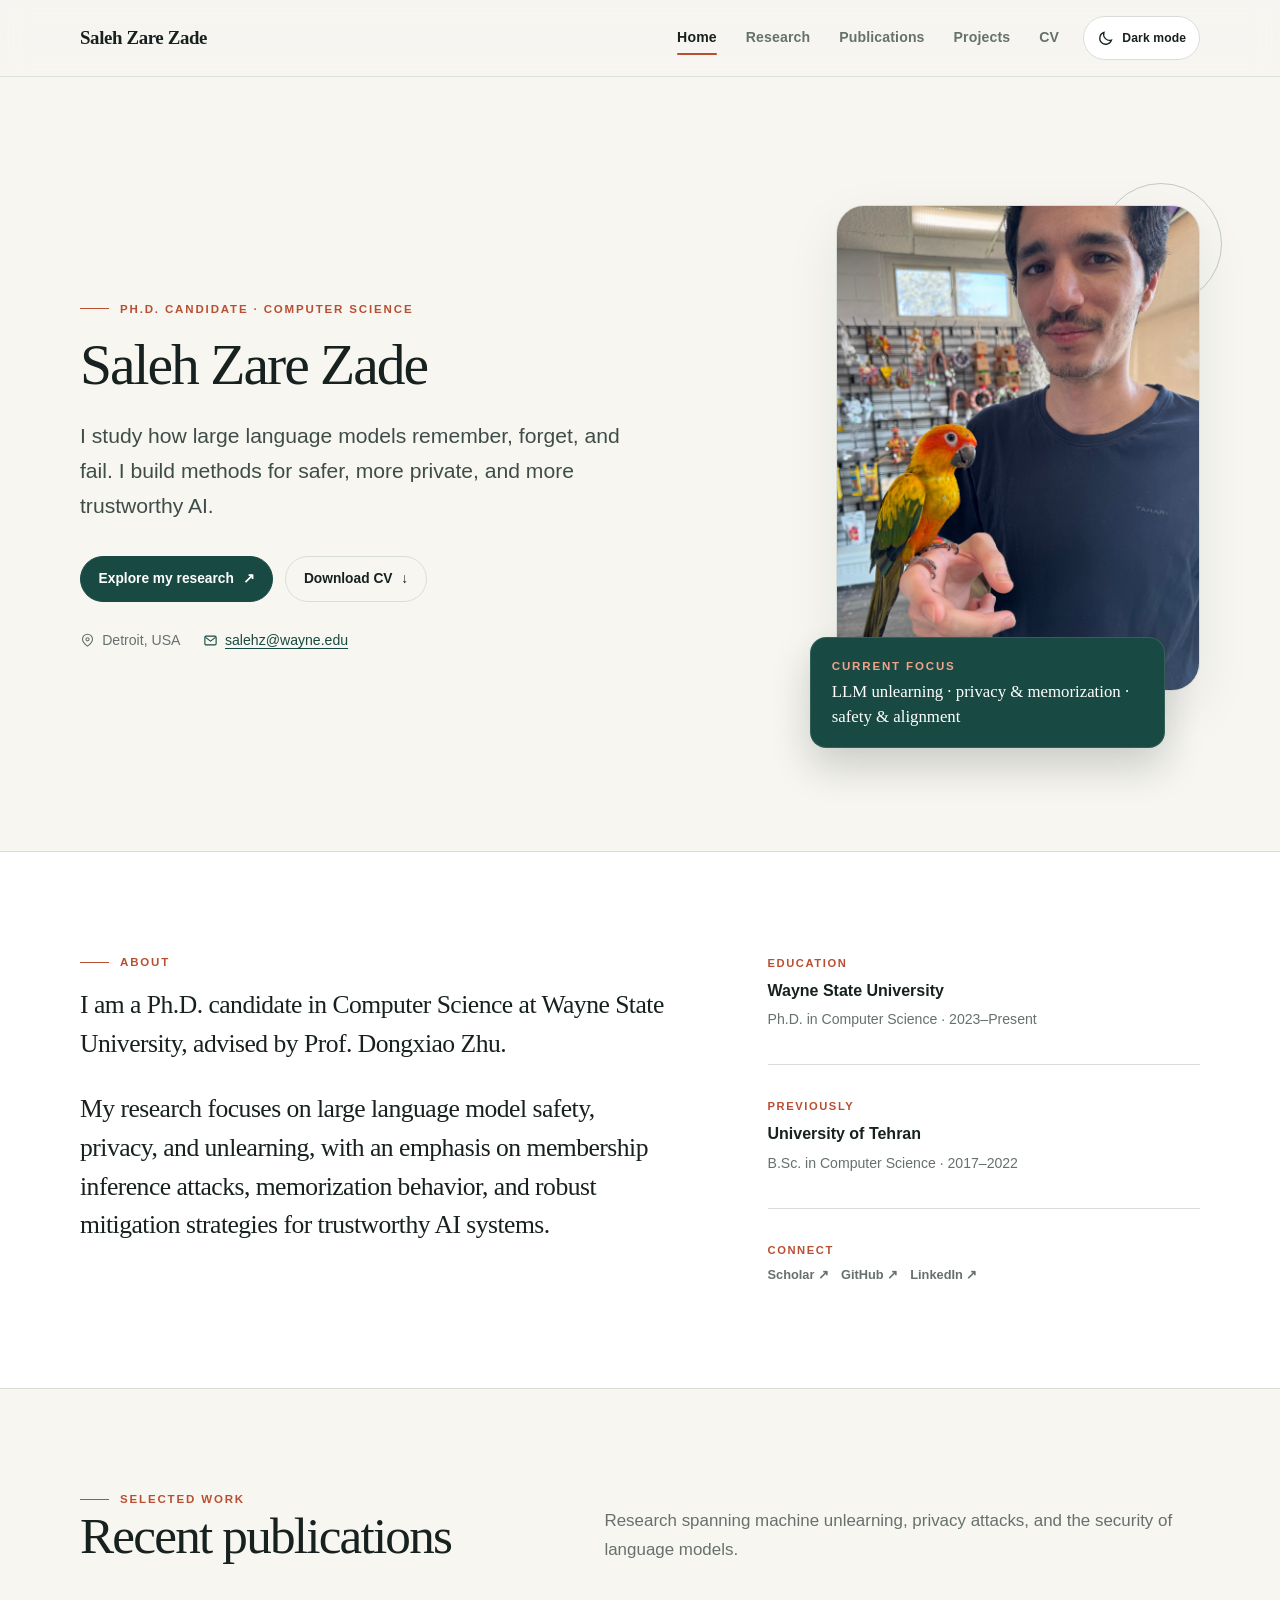
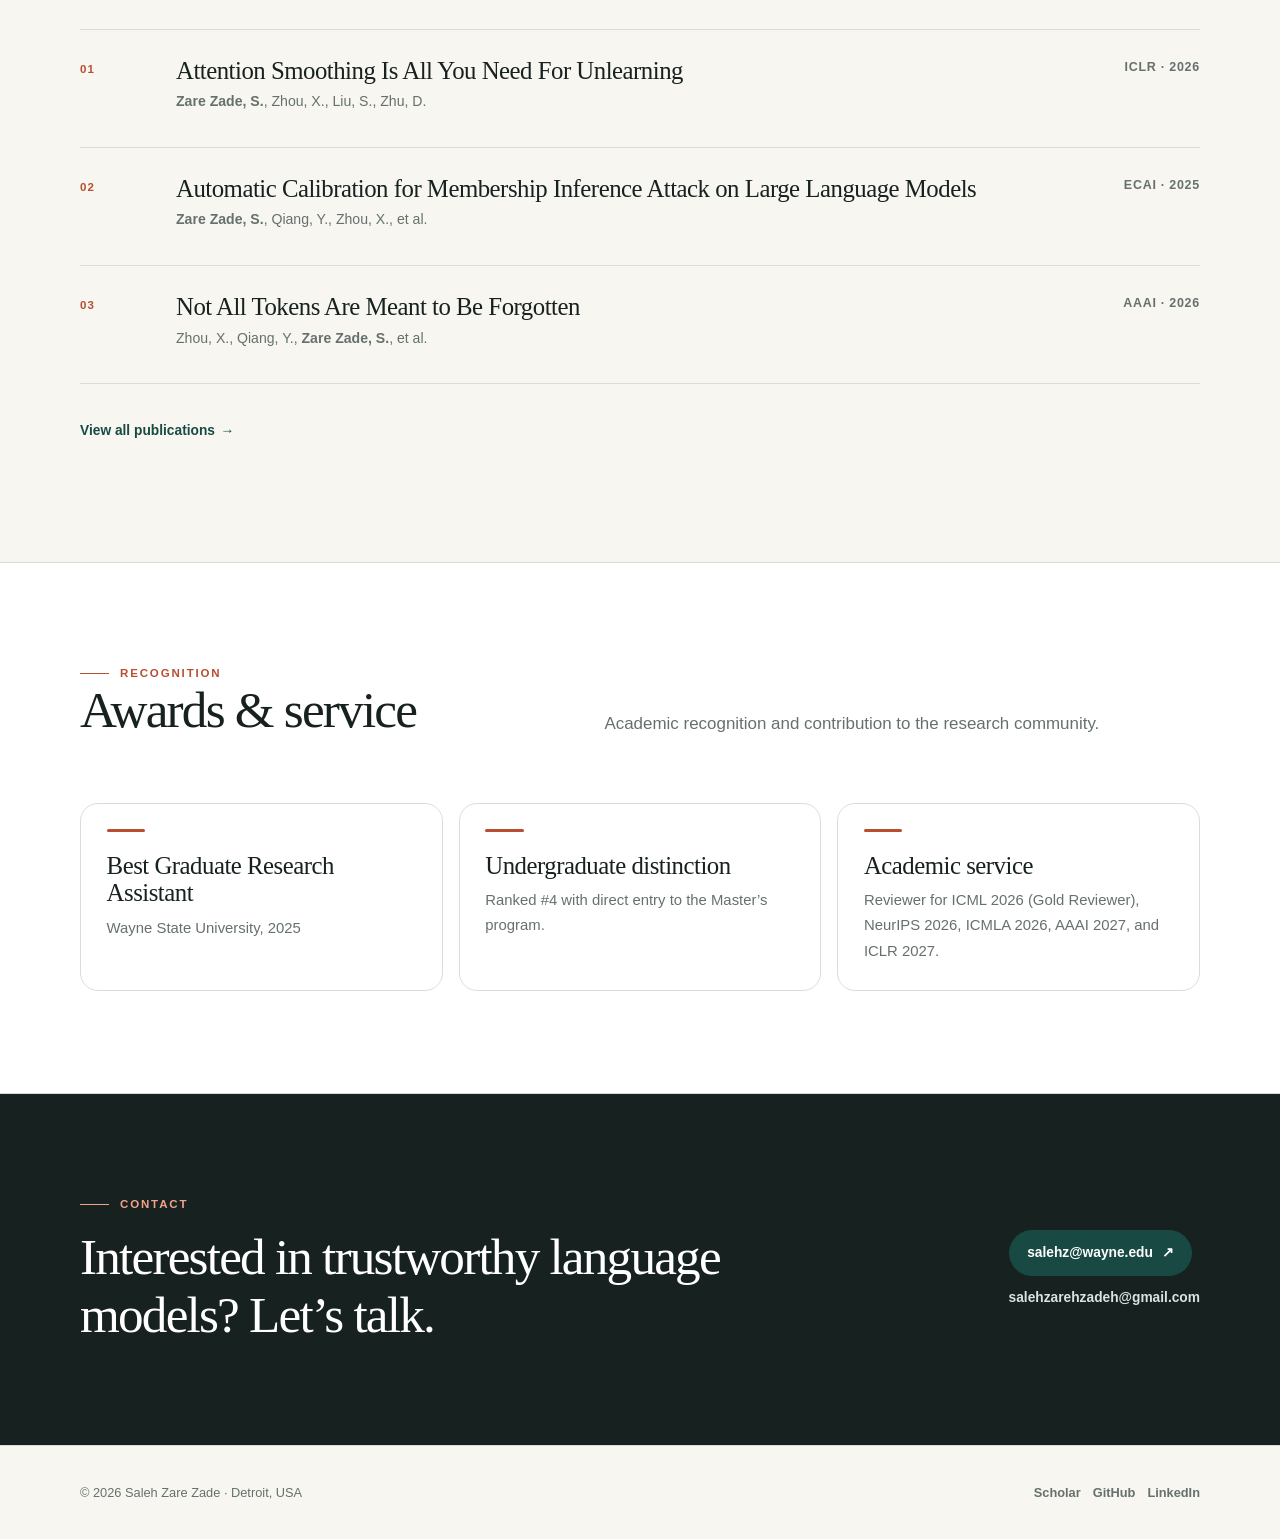
<file: index.html>
<!doctype html>
<html lang="en">
<head>
  <meta charset="utf-8">
  <meta name="viewport" content="width=device-width, initial-scale=1">
  <meta name="description" content="Saleh Zare Zade is a Computer Science Ph.D. candidate at Wayne State University researching large language model safety, privacy, and unlearning.">
  <meta name="theme-color" content="#f7f6f1">
  <meta property="og:title" content="Saleh Zare Zade | AI Safety Researcher">
  <meta property="og:description" content="Researching safer, more private, and more trustworthy large language models.">
  <meta property="og:type" content="website">
  <meta property="og:url" content="https://Salehzz.github.io/">
  <meta property="og:image" content="https://Salehzz.github.io/assets/images/profile.jpg">
  <link rel="canonical" href="https://Salehzz.github.io/">
  <link rel="icon" href="favicon.svg" type="image/svg+xml">
  <script src="theme.js"></script>
  <link rel="stylesheet" href="styles.css">
  <script src="script.js" defer></script>
  <title>Saleh Zare Zade | AI Safety Researcher</title>
</head>
<body>
  <a class="skip-link" href="#main">Skip to content</a>
  <header class="site-header">
    <div class="container nav-wrap">
      <a class="brand" href="index.html">Saleh Zare Zade</a>
      <nav class="site-nav" id="site-nav" aria-label="Primary navigation">
        <a href="index.html">Home</a>
        <a href="research.html">Research</a>
        <a href="publications.html">Publications</a>
        <a href="projects.html">Projects</a>
        <a href="cv.html">CV</a>
      </nav>
      <button class="theme-toggle" type="button" data-theme-toggle aria-label="Switch to dark mode" aria-pressed="false">
        <svg class="theme-toggle__moon" aria-hidden="true" viewBox="0 0 24 24" fill="none" stroke="currentColor" stroke-width="1.8"><path d="M20.5 14.2A8.5 8.5 0 0 1 9.8 3.5 8.5 8.5 0 1 0 20.5 14.2Z"/></svg>
        <svg class="theme-toggle__sun" aria-hidden="true" viewBox="0 0 24 24" fill="none" stroke="currentColor" stroke-width="1.8"><circle cx="12" cy="12" r="3.5"/><path d="M12 2v2M12 20v2M4.9 4.9l1.4 1.4M17.7 17.7l1.4 1.4M2 12h2M20 12h2M4.9 19.1l1.4-1.4M17.7 6.3l1.4-1.4"/></svg>
        <span data-theme-label>Dark mode</span>
      </button>
      <button class="nav-toggle" type="button" aria-expanded="false" aria-controls="site-nav" aria-label="Open navigation">
        <svg aria-hidden="true" viewBox="0 0 24 24" fill="none" stroke="currentColor" stroke-width="1.8"><path d="M4 7h16M4 12h16M4 17h16"/></svg>
      </button>
    </div>
  </header>

  <main id="main">
    <section class="hero">
      <div class="container hero-grid">
        <div>
          <p class="eyebrow">Ph.D. Candidate · Computer Science</p>
          <h1>Saleh Zare Zade</h1>
          <p class="hero-lede">I study how large language models remember, forget, and fail. I build methods for safer, more private, and more trustworthy AI.</p>
          <div class="hero-actions">
            <a class="button" href="research.html">Explore my research <span aria-hidden="true">↗</span></a>
            <a class="button button--ghost" href="assets/files/CV.pdf">Download CV <span aria-hidden="true">↓</span></a>
          </div>
          <div class="hero-meta">
            <span>
              <svg aria-hidden="true" viewBox="0 0 24 24" fill="none" stroke="currentColor" stroke-width="1.8"><path d="M20 10c0 5-8 11-8 11S4 15 4 10a8 8 0 1 1 16 0Z"/><circle cx="12" cy="10" r="2.5"/></svg>
              Detroit, USA
            </span>
            <a href="mailto:salehz@wayne.edu">
              <svg aria-hidden="true" viewBox="0 0 24 24" fill="none" stroke="currentColor" stroke-width="1.8"><rect x="3" y="5" width="18" height="14" rx="2"/><path d="m4 7 8 6 8-6"/></svg>
              salehz@wayne.edu
            </a>
          </div>
        </div>
        <aside class="profile-panel" aria-label="Profile photograph and current research focus">
          <figure class="profile-frame">
            <img src="assets/images/profile.jpg" width="3023" height="4031" alt="Saleh Zare Zade holding a sun conure">
          </figure>
          <div class="profile-caption">
            <span class="profile-caption__label">Current focus</span>
            <p>LLM unlearning · privacy &amp; memorization · safety &amp; alignment</p>
          </div>
        </aside>
      </div>
    </section>

    <section class="section section--white">
      <div class="container about-grid">
        <div>
          <p class="section-kicker">About</p>
          <div class="prose-large">
            <p>I am a Ph.D. candidate in Computer Science at Wayne State University, advised by Prof. Dongxiao Zhu.</p>
            <p>My research focuses on large language model safety, privacy, and unlearning, with an emphasis on membership inference attacks, memorization behavior, and robust mitigation strategies for trustworthy AI systems.</p>
          </div>
        </div>
        <aside>
          <div class="info-block">
            <p class="info-label">Education</p>
            <p><strong>Wayne State University</strong></p>
            <p class="muted small">Ph.D. in Computer Science · 2023–Present</p>
          </div>
          <div class="info-block">
            <p class="info-label">Previously</p>
            <p><strong>University of Tehran</strong></p>
            <p class="muted small">B.Sc. in Computer Science · 2017–2022</p>
          </div>
          <div class="info-block">
            <p class="info-label">Connect</p>
            <div class="social-list">
              <a href="https://scholar.google.com/citations?user=O3X_iagAAAAJ&amp;hl=en">Scholar ↗</a>
              <a href="https://github.com/Salehzz">GitHub ↗</a>
              <a href="https://www.linkedin.com/in/saleh-zare-zade-aa334935a/">LinkedIn ↗</a>
            </div>
          </div>
        </aside>
      </div>
    </section>

    <section class="section">
      <div class="container">
        <div class="section-heading">
          <div>
            <p class="section-kicker">Selected work</p>
            <h2>Recent publications</h2>
          </div>
          <p class="section-intro">Research spanning machine unlearning, privacy attacks, and the security of language models.</p>
        </div>
        <ol class="feature-list">
          <li class="feature-item">
            <span class="feature-number">01</span>
            <div>
              <h3>Attention Smoothing Is All You Need For Unlearning</h3>
              <p class="muted small"><strong>Zare Zade, S.</strong>, Zhou, X., Liu, S., Zhu, D.</p>
            </div>
            <span class="feature-item__meta">ICLR · 2026</span>
          </li>
          <li class="feature-item">
            <span class="feature-number">02</span>
            <div>
              <h3>Automatic Calibration for Membership Inference Attack on Large Language Models</h3>
              <p class="muted small"><strong>Zare Zade, S.</strong>, Qiang, Y., Zhou, X., et al.</p>
            </div>
            <span class="feature-item__meta">ECAI · 2025</span>
          </li>
          <li class="feature-item">
            <span class="feature-number">03</span>
            <div>
              <h3>Not All Tokens Are Meant to Be Forgotten</h3>
              <p class="muted small">Zhou, X., Qiang, Y., <strong>Zare Zade, S.</strong>, et al.</p>
            </div>
            <span class="feature-item__meta">AAAI · 2026</span>
          </li>
        </ol>
        <p class="top-gap"><a class="text-link" href="publications.html">View all publications <span aria-hidden="true">→</span></a></p>
      </div>
    </section>

    <section class="section section--white">
      <div class="container">
        <div class="section-heading">
          <div>
            <p class="section-kicker">Recognition</p>
            <h2>Awards &amp; service</h2>
          </div>
          <p class="section-intro">Academic recognition and contribution to the research community.</p>
        </div>
        <div class="award-grid">
          <article class="award-card">
            <h3>Best Graduate Research Assistant</h3>
            <p>Wayne State University, 2025</p>
          </article>
          <article class="award-card">
            <h3>Undergraduate distinction</h3>
            <p>Ranked #4 with direct entry to the Master’s program.</p>
          </article>
          <article class="award-card">
            <h3>Academic service</h3>
            <p>Reviewer for ICML 2026 (Gold Reviewer), NeurIPS 2026, ICMLA 2026, AAAI 2027, and ICLR 2027.</p>
          </article>
        </div>
      </div>
    </section>

    <section class="section section--dark">
      <div class="container contact-strip">
        <div>
          <p class="section-kicker">Contact</p>
          <h2>Interested in trustworthy language models? Let’s talk.</h2>
        </div>
        <div class="contact-actions">
          <a class="button" href="mailto:salehz@wayne.edu">salehz@wayne.edu <span aria-hidden="true">↗</span></a>
          <a class="text-link" href="mailto:salehzarehzadeh@gmail.com">salehzarehzadeh@gmail.com</a>
        </div>
      </div>
    </section>
  </main>

  <footer class="site-footer">
    <div class="container footer-grid">
      <p>© <span data-year>2026</span> Saleh Zare Zade · Detroit, USA</p>
      <div class="social-list">
        <a href="https://scholar.google.com/citations?user=O3X_iagAAAAJ&amp;hl=en">Scholar</a>
        <a href="https://github.com/Salehzz">GitHub</a>
        <a href="https://www.linkedin.com/in/saleh-zare-zade-aa334935a/">LinkedIn</a>
      </div>
    </div>
  </footer>
</body>
</html>
</file>
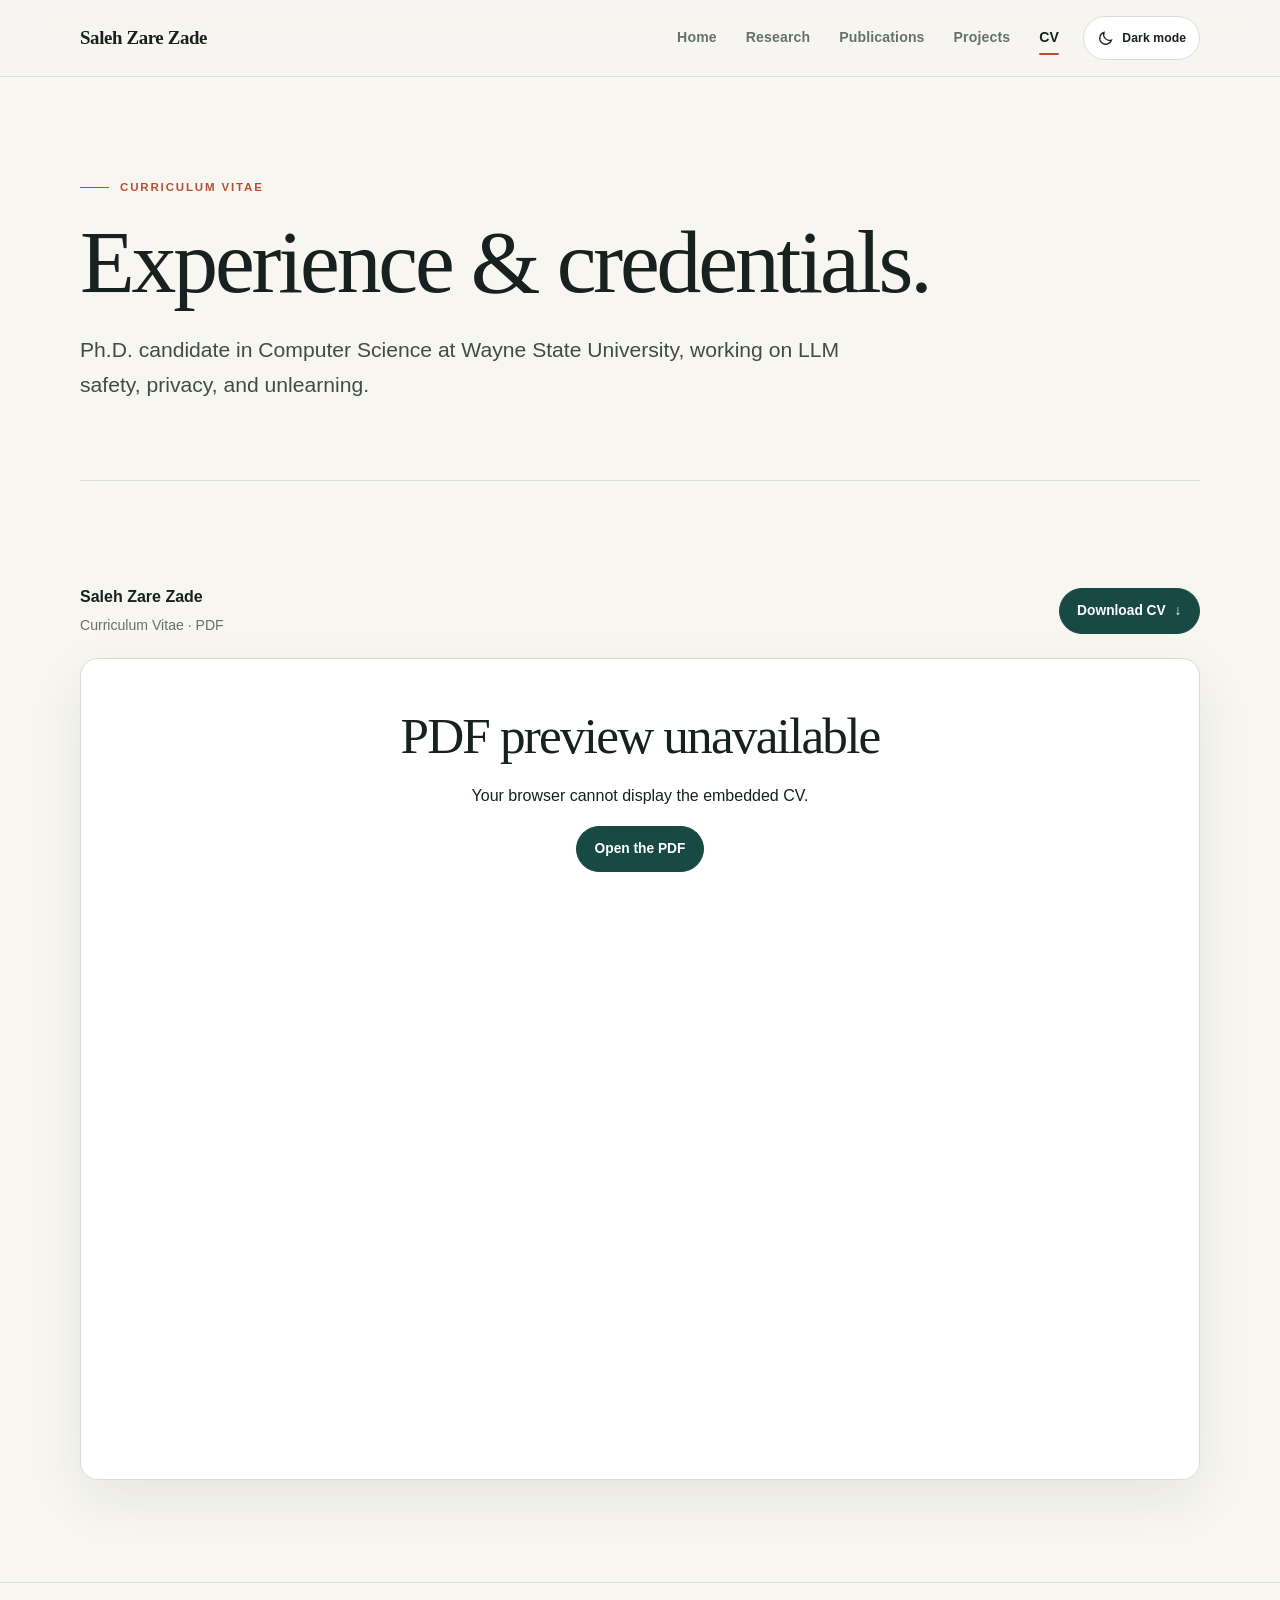
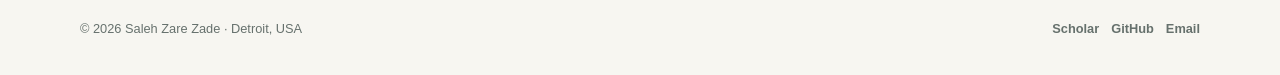
<file: cv.html>
<!doctype html>
<html lang="en">
<head>
  <meta charset="utf-8">
  <meta name="viewport" content="width=device-width, initial-scale=1">
  <meta name="description" content="Curriculum vitae of Saleh Zare Zade, a Computer Science Ph.D. candidate at Wayne State University.">
  <meta name="theme-color" content="#f7f6f1">
  <link rel="canonical" href="https://Salehzz.github.io/cv.html">
  <link rel="icon" href="favicon.svg" type="image/svg+xml">
  <script src="theme.js"></script>
  <link rel="stylesheet" href="styles.css">
  <script src="script.js" defer></script>
  <title>CV | Saleh Zare Zade</title>
</head>
<body>
  <a class="skip-link" href="#main">Skip to content</a>
  <header class="site-header">
    <div class="container nav-wrap">
      <a class="brand" href="index.html">Saleh Zare Zade</a>
      <nav class="site-nav" id="site-nav" aria-label="Primary navigation"><a href="index.html">Home</a><a href="research.html">Research</a><a href="publications.html">Publications</a><a href="projects.html">Projects</a><a href="cv.html">CV</a></nav>
      <button class="theme-toggle" type="button" data-theme-toggle aria-label="Switch to dark mode" aria-pressed="false"><svg class="theme-toggle__moon" aria-hidden="true" viewBox="0 0 24 24" fill="none" stroke="currentColor" stroke-width="1.8"><path d="M20.5 14.2A8.5 8.5 0 0 1 9.8 3.5 8.5 8.5 0 1 0 20.5 14.2Z"/></svg><svg class="theme-toggle__sun" aria-hidden="true" viewBox="0 0 24 24" fill="none" stroke="currentColor" stroke-width="1.8"><circle cx="12" cy="12" r="3.5"/><path d="M12 2v2M12 20v2M4.9 4.9l1.4 1.4M17.7 17.7l1.4 1.4M2 12h2M20 12h2M4.9 19.1l1.4-1.4M17.7 6.3l1.4-1.4"/></svg><span data-theme-label>Dark mode</span></button>
      <button class="nav-toggle" type="button" aria-expanded="false" aria-controls="site-nav" aria-label="Open navigation"><svg aria-hidden="true" viewBox="0 0 24 24" fill="none" stroke="currentColor" stroke-width="1.8"><path d="M4 7h16M4 12h16M4 17h16"/></svg></button>
    </div>
  </header>

  <main id="main">
    <header class="page-hero">
      <div class="container">
        <p class="eyebrow">Curriculum vitae</p>
        <h1>Experience &amp; credentials.</h1>
        <p class="hero-lede">Ph.D. candidate in Computer Science at Wayne State University, working on LLM safety, privacy, and unlearning.</p>
      </div>
    </header>
    <hr class="page-rule">

    <section class="section">
      <div class="container">
        <div class="cv-toolbar">
          <div><strong>Saleh Zare Zade</strong><br><span class="muted small">Curriculum Vitae · PDF</span></div>
          <a class="button" href="assets/files/CV.pdf" download="Saleh-Zare-Zade-CV.pdf">Download CV <span aria-hidden="true">↓</span></a>
        </div>
        <div class="cv-frame">
          <object data="assets/files/CV.pdf" type="application/pdf" aria-label="Curriculum vitae PDF">
            <div class="cv-fallback">
              <h2>PDF preview unavailable</h2>
              <p>Your browser cannot display the embedded CV.</p>
              <a class="button" href="assets/files/CV.pdf">Open the PDF</a>
            </div>
          </object>
        </div>
      </div>
    </section>
  </main>

  <footer class="site-footer"><div class="container footer-grid"><p>© <span data-year>2026</span> Saleh Zare Zade · Detroit, USA</p><div class="social-list"><a href="https://scholar.google.com/citations?user=O3X_iagAAAAJ&amp;hl=en">Scholar</a><a href="https://github.com/Salehzz">GitHub</a><a href="mailto:salehz@wayne.edu">Email</a></div></div></footer>
</body>
</html>
</file>
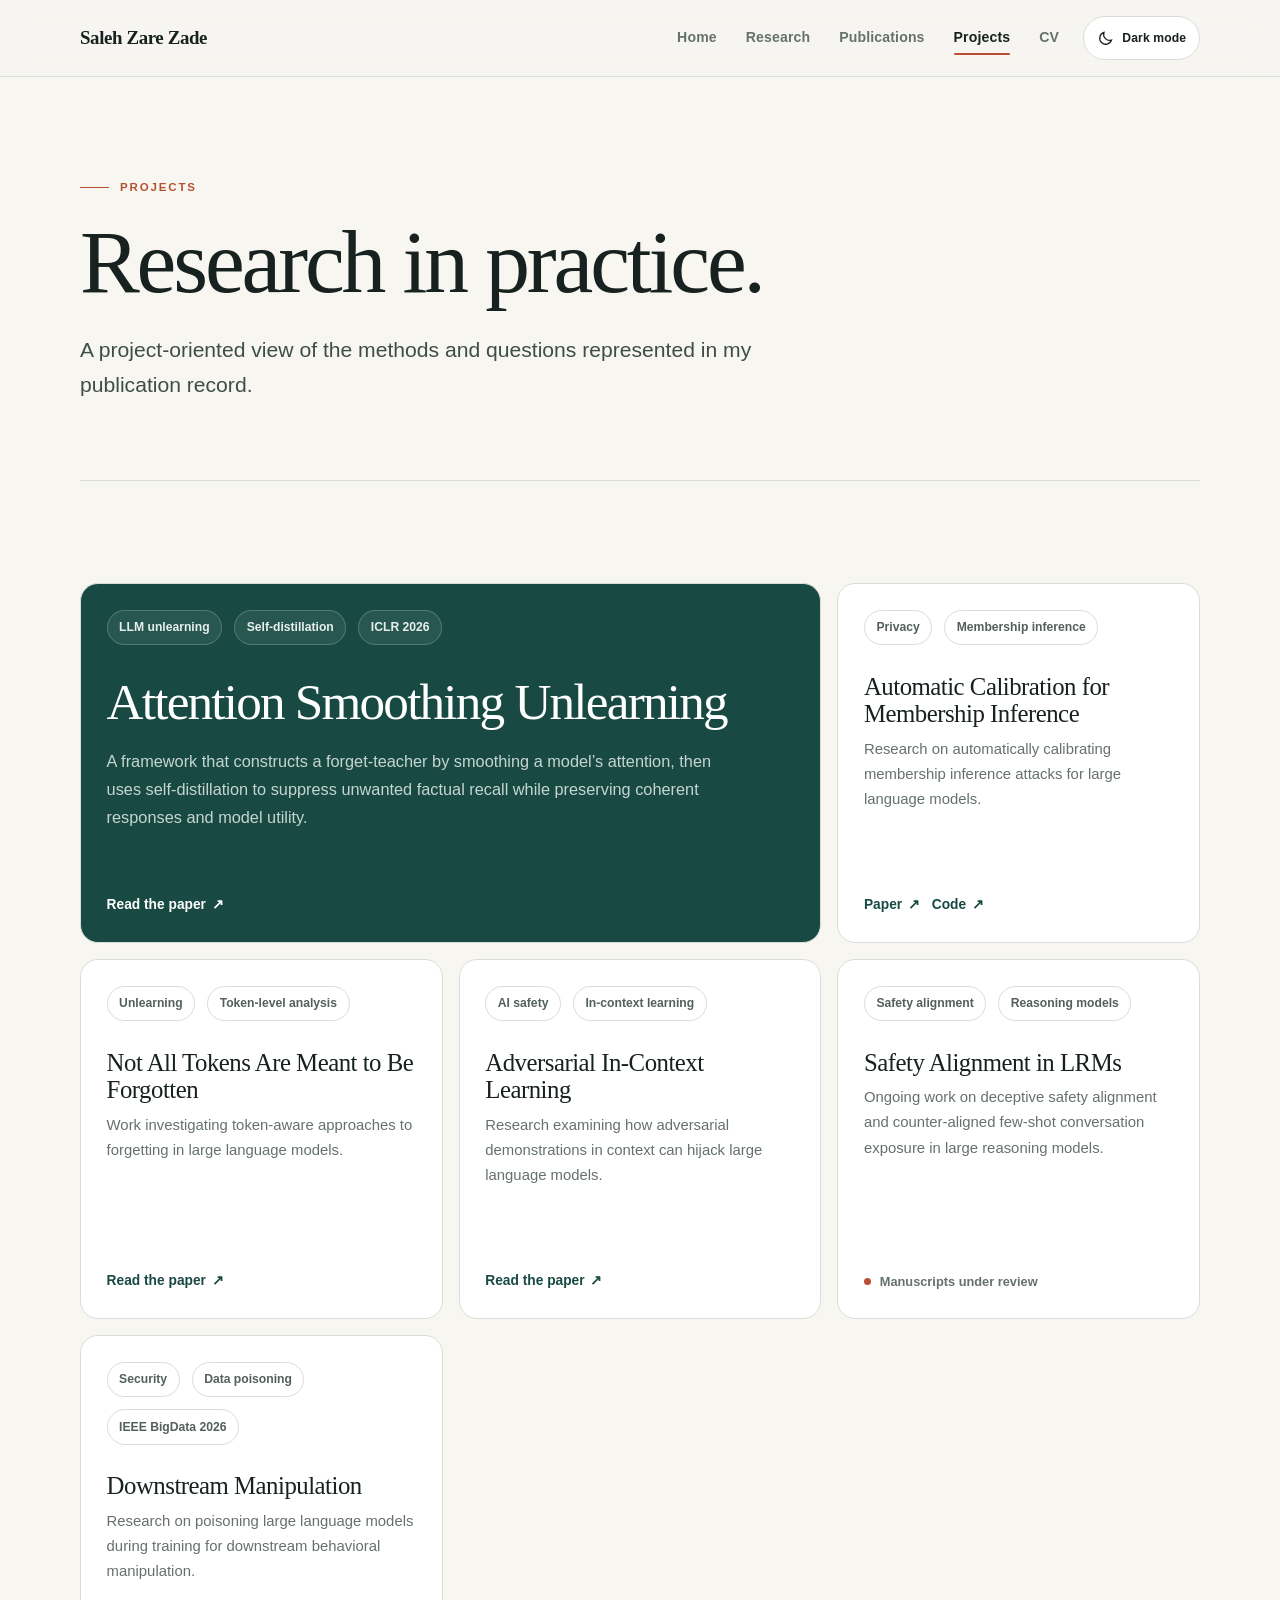
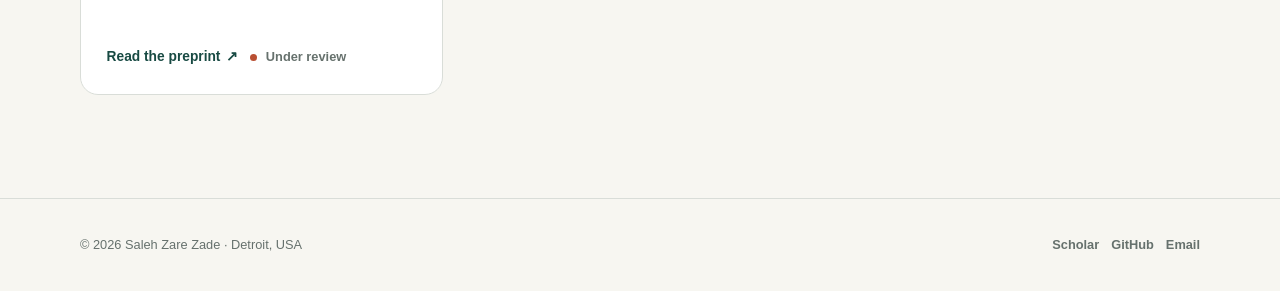
<file: projects.html>
<!doctype html>
<html lang="en">
<head>
  <meta charset="utf-8">
  <meta name="viewport" content="width=device-width, initial-scale=1">
  <meta name="description" content="Research projects by Saleh Zare Zade in LLM unlearning, privacy attacks, adversarial learning, and AI safety.">
  <meta name="theme-color" content="#f7f6f1">
  <link rel="canonical" href="https://Salehzz.github.io/projects.html">
  <link rel="icon" href="favicon.svg" type="image/svg+xml">
  <script src="theme.js"></script>
  <link rel="stylesheet" href="styles.css">
  <script src="script.js" defer></script>
  <title>Projects | Saleh Zare Zade</title>
</head>
<body>
  <a class="skip-link" href="#main">Skip to content</a>
  <header class="site-header">
    <div class="container nav-wrap">
      <a class="brand" href="index.html">Saleh Zare Zade</a>
      <nav class="site-nav" id="site-nav" aria-label="Primary navigation"><a href="index.html">Home</a><a href="research.html">Research</a><a href="publications.html">Publications</a><a href="projects.html">Projects</a><a href="cv.html">CV</a></nav>
      <button class="theme-toggle" type="button" data-theme-toggle aria-label="Switch to dark mode" aria-pressed="false"><svg class="theme-toggle__moon" aria-hidden="true" viewBox="0 0 24 24" fill="none" stroke="currentColor" stroke-width="1.8"><path d="M20.5 14.2A8.5 8.5 0 0 1 9.8 3.5 8.5 8.5 0 1 0 20.5 14.2Z"/></svg><svg class="theme-toggle__sun" aria-hidden="true" viewBox="0 0 24 24" fill="none" stroke="currentColor" stroke-width="1.8"><circle cx="12" cy="12" r="3.5"/><path d="M12 2v2M12 20v2M4.9 4.9l1.4 1.4M17.7 17.7l1.4 1.4M2 12h2M20 12h2M4.9 19.1l1.4-1.4M17.7 6.3l1.4-1.4"/></svg><span data-theme-label>Dark mode</span></button>
      <button class="nav-toggle" type="button" aria-expanded="false" aria-controls="site-nav" aria-label="Open navigation"><svg aria-hidden="true" viewBox="0 0 24 24" fill="none" stroke="currentColor" stroke-width="1.8"><path d="M4 7h16M4 12h16M4 17h16"/></svg></button>
    </div>
  </header>

  <main id="main">
    <header class="page-hero">
      <div class="container">
        <p class="eyebrow">Projects</p>
        <h1>Research in practice.</h1>
        <p class="hero-lede">A project-oriented view of the methods and questions represented in my publication record.</p>
      </div>
    </header>
    <hr class="page-rule">

    <section class="section">
      <div class="container">
        <div class="cards-grid">
          <article class="project-card project-card--featured">
            <ul class="tag-list"><li class="tag">LLM unlearning</li><li class="tag">Self-distillation</li><li class="tag">ICLR 2026</li></ul>
            <div>
              <h2>Attention Smoothing Unlearning</h2>
              <p>A framework that constructs a forget-teacher by smoothing a model’s attention, then uses self-distillation to suppress unwanted factual recall while preserving coherent responses and model utility.</p>
            </div>
            <div class="card-actions"><a class="text-link" href="https://arxiv.org/abs/2603.01285">Read the paper <span aria-hidden="true">↗</span></a></div>
          </article>

          <article class="project-card">
            <ul class="tag-list"><li class="tag">Privacy</li><li class="tag">Membership inference</li></ul>
            <div><h3>Automatic Calibration for Membership Inference</h3><p>Research on automatically calibrating membership inference attacks for large language models.</p></div>
            <div class="card-actions"><a class="text-link" href="https://arxiv.org/abs/2505.03392">Paper <span aria-hidden="true">↗</span></a><a class="text-link" href="https://github.com/Salehzz/ACMIA">Code <span aria-hidden="true">↗</span></a></div>
          </article>

          <article class="project-card">
            <ul class="tag-list"><li class="tag">Unlearning</li><li class="tag">Token-level analysis</li></ul>
            <div><h3>Not All Tokens Are Meant to Be Forgotten</h3><p>Work investigating token-aware approaches to forgetting in large language models.</p></div>
            <div class="card-actions"><a class="text-link" href="https://arxiv.org/abs/2506.03142">Read the paper <span aria-hidden="true">↗</span></a></div>
          </article>

          <article class="project-card">
            <ul class="tag-list"><li class="tag">AI safety</li><li class="tag">In-context learning</li></ul>
            <div><h3>Adversarial In-Context Learning</h3><p>Research examining how adversarial demonstrations in context can hijack large language models.</p></div>
            <div class="card-actions"><a class="text-link" href="https://arxiv.org/abs/2311.09948">Read the paper <span aria-hidden="true">↗</span></a></div>
          </article>

          <article class="project-card">
            <ul class="tag-list"><li class="tag">Safety alignment</li><li class="tag">Reasoning models</li></ul>
            <div><h3>Safety Alignment in LRMs</h3><p>Ongoing work on deceptive safety alignment and counter-aligned few-shot conversation exposure in large reasoning models.</p></div>
            <div class="card-actions"><span class="status-note">Manuscripts under review</span></div>
          </article>

          <article class="project-card">
            <ul class="tag-list"><li class="tag">Security</li><li class="tag">Data poisoning</li><li class="tag">IEEE BigData 2026</li></ul>
            <div><h3>Downstream Manipulation</h3><p>Research on poisoning large language models during training for downstream behavioral manipulation.</p></div>
            <div class="card-actions"><a class="text-link" href="https://arxiv.org/abs/2402.13459">Read the preprint <span aria-hidden="true">↗</span></a><span class="status-note">Under review</span></div>
          </article>
        </div>
      </div>
    </section>
  </main>

  <footer class="site-footer"><div class="container footer-grid"><p>© <span data-year>2026</span> Saleh Zare Zade · Detroit, USA</p><div class="social-list"><a href="https://scholar.google.com/citations?user=O3X_iagAAAAJ&amp;hl=en">Scholar</a><a href="https://github.com/Salehzz">GitHub</a><a href="mailto:salehz@wayne.edu">Email</a></div></div></footer>
</body>
</html>
</file>
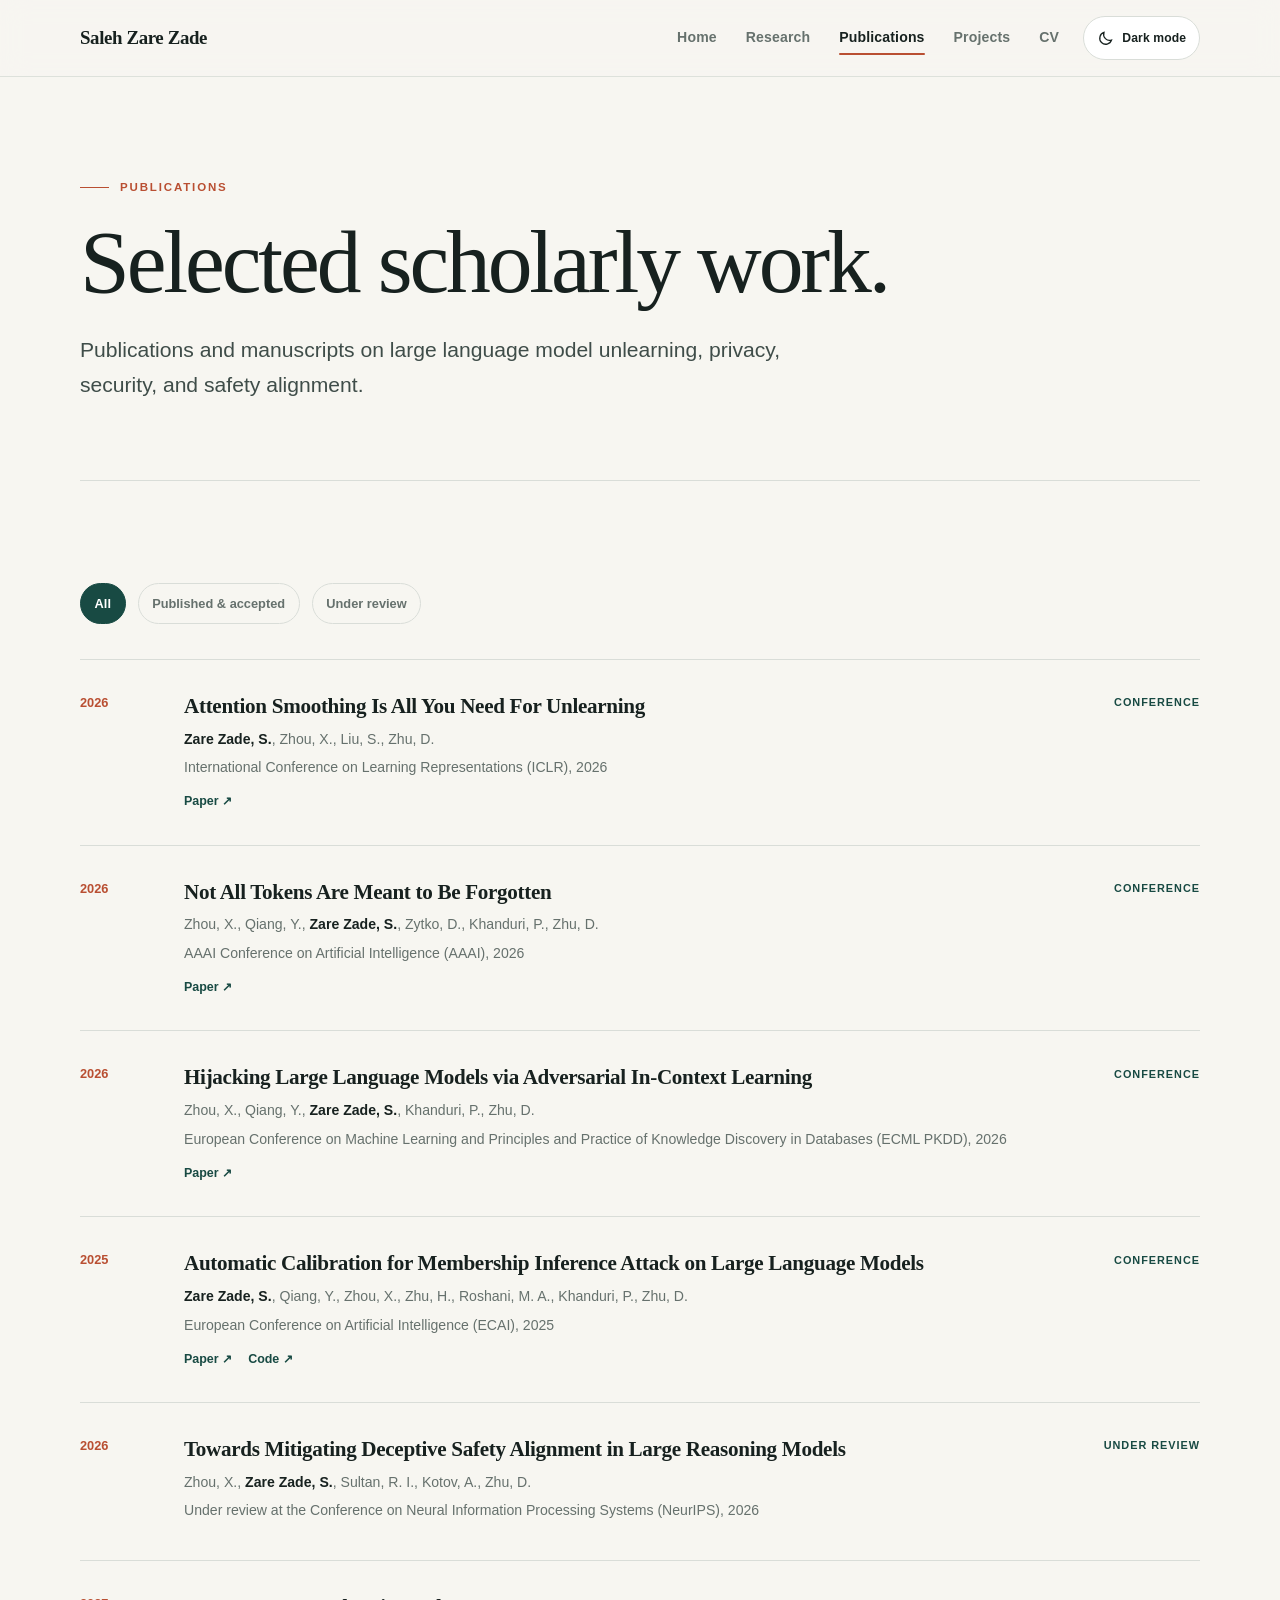
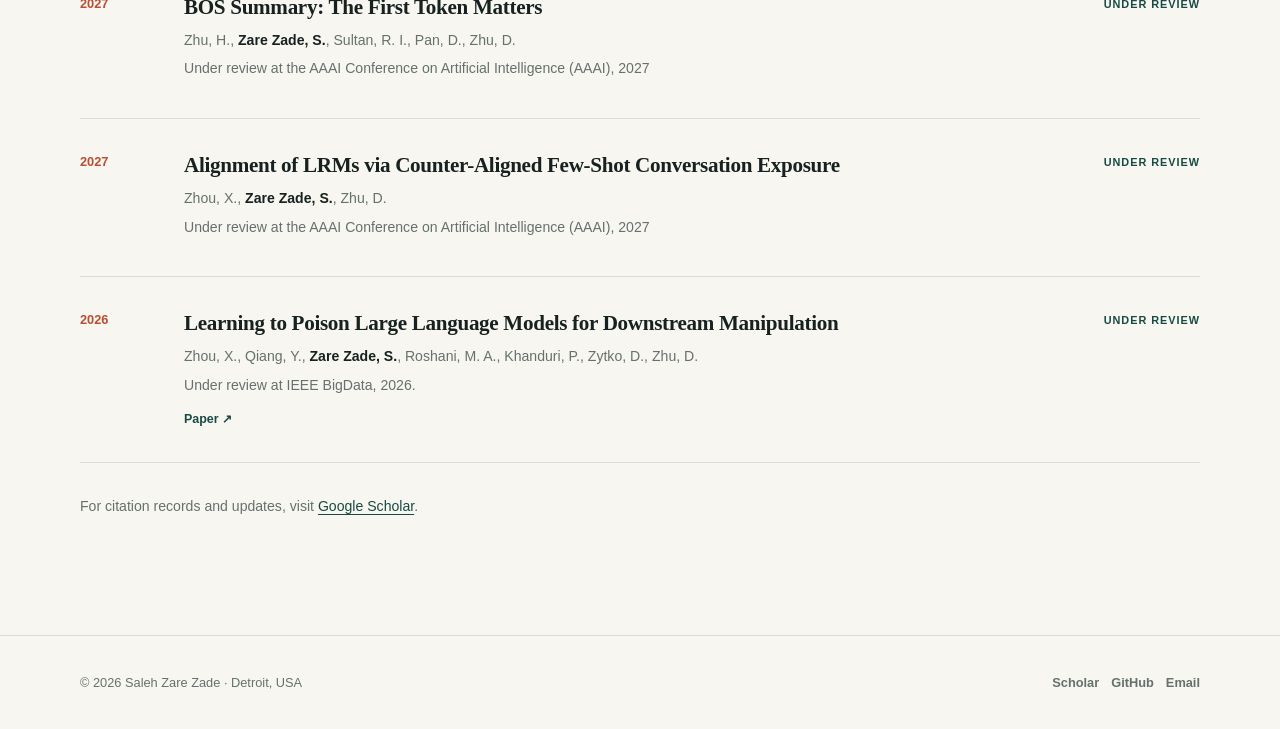
<file: publications.html>
<!doctype html>
<html lang="en">
<head>
  <meta charset="utf-8">
  <meta name="viewport" content="width=device-width, initial-scale=1">
  <meta name="description" content="Publications by Saleh Zare Zade on machine unlearning, membership inference, AI safety, and large language models.">
  <meta name="theme-color" content="#f7f6f1">
  <link rel="canonical" href="https://Salehzz.github.io/publications.html">
  <link rel="icon" href="favicon.svg" type="image/svg+xml">
  <script src="theme.js"></script>
  <link rel="stylesheet" href="styles.css">
  <script src="script.js" defer></script>
  <title>Publications | Saleh Zare Zade</title>
</head>
<body>
  <a class="skip-link" href="#main">Skip to content</a>
  <header class="site-header">
    <div class="container nav-wrap">
      <a class="brand" href="index.html">Saleh Zare Zade</a>
      <nav class="site-nav" id="site-nav" aria-label="Primary navigation"><a href="index.html">Home</a><a href="research.html">Research</a><a href="publications.html">Publications</a><a href="projects.html">Projects</a><a href="cv.html">CV</a></nav>
      <button class="theme-toggle" type="button" data-theme-toggle aria-label="Switch to dark mode" aria-pressed="false"><svg class="theme-toggle__moon" aria-hidden="true" viewBox="0 0 24 24" fill="none" stroke="currentColor" stroke-width="1.8"><path d="M20.5 14.2A8.5 8.5 0 0 1 9.8 3.5 8.5 8.5 0 1 0 20.5 14.2Z"/></svg><svg class="theme-toggle__sun" aria-hidden="true" viewBox="0 0 24 24" fill="none" stroke="currentColor" stroke-width="1.8"><circle cx="12" cy="12" r="3.5"/><path d="M12 2v2M12 20v2M4.9 4.9l1.4 1.4M17.7 17.7l1.4 1.4M2 12h2M20 12h2M4.9 19.1l1.4-1.4M17.7 6.3l1.4-1.4"/></svg><span data-theme-label>Dark mode</span></button>
      <button class="nav-toggle" type="button" aria-expanded="false" aria-controls="site-nav" aria-label="Open navigation"><svg aria-hidden="true" viewBox="0 0 24 24" fill="none" stroke="currentColor" stroke-width="1.8"><path d="M4 7h16M4 12h16M4 17h16"/></svg></button>
    </div>
  </header>

  <main id="main">
    <header class="page-hero">
      <div class="container">
        <p class="eyebrow">Publications</p>
        <h1>Selected scholarly work.</h1>
        <p class="hero-lede">Publications and manuscripts on large language model unlearning, privacy, security, and safety alignment.</p>
      </div>
    </header>
    <hr class="page-rule">

    <section class="section">
      <div class="container">
        <div class="filter-bar" role="group" aria-label="Filter publications">
          <button class="filter-button" type="button" data-filter="all" aria-pressed="true">All</button>
          <button class="filter-button" type="button" data-filter="published" aria-pressed="false">Published &amp; accepted</button>
          <button class="filter-button" type="button" data-filter="review" aria-pressed="false">Under review</button>
        </div>

        <ol class="publication-list">
          <li class="publication" data-publication-status="published">
            <span class="publication-year">2026</span>
            <article>
              <h2 class="publication-title">Attention Smoothing Is All You Need For Unlearning</h2>
              <p class="publication-authors"><strong>Zare Zade, S.</strong>, Zhou, X., Liu, S., Zhu, D.</p>
              <p class="publication-venue">International Conference on Learning Representations (ICLR), 2026</p>
              <div class="publication-links"><a href="https://arxiv.org/abs/2603.01285">Paper ↗</a></div>
            </article>
            <span class="publication-status">Conference</span>
          </li>
          <li class="publication" data-publication-status="published">
            <span class="publication-year">2026</span>
            <article>
              <h2 class="publication-title">Not All Tokens Are Meant to Be Forgotten</h2>
              <p class="publication-authors">Zhou, X., Qiang, Y., <strong>Zare Zade, S.</strong>, Zytko, D., Khanduri, P., Zhu, D.</p>
              <p class="publication-venue">AAAI Conference on Artificial Intelligence (AAAI), 2026</p>
              <div class="publication-links"><a href="https://arxiv.org/abs/2506.03142">Paper ↗</a></div>
            </article>
            <span class="publication-status">Conference</span>
          </li>
          <li class="publication" data-publication-status="published">
            <span class="publication-year">2026</span>
            <article>
              <h2 class="publication-title">Hijacking Large Language Models via Adversarial In-Context Learning</h2>
              <p class="publication-authors">Zhou, X., Qiang, Y., <strong>Zare Zade, S.</strong>, Khanduri, P., Zhu, D.</p>
              <p class="publication-venue">European Conference on Machine Learning and Principles and Practice of Knowledge Discovery in Databases (ECML PKDD), 2026</p>
              <div class="publication-links"><a href="https://arxiv.org/abs/2311.09948">Paper ↗</a></div>
            </article>
            <span class="publication-status">Conference</span>
          </li>
          <li class="publication" data-publication-status="published">
            <span class="publication-year">2025</span>
            <article>
              <h2 class="publication-title">Automatic Calibration for Membership Inference Attack on Large Language Models</h2>
              <p class="publication-authors"><strong>Zare Zade, S.</strong>, Qiang, Y., Zhou, X., Zhu, H., Roshani, M. A., Khanduri, P., Zhu, D.</p>
              <p class="publication-venue">European Conference on Artificial Intelligence (ECAI), 2025</p>
              <div class="publication-links"><a href="https://arxiv.org/abs/2505.03392">Paper ↗</a><a href="https://github.com/Salehzz/ACMIA">Code ↗</a></div>
            </article>
            <span class="publication-status">Conference</span>
          </li>
          <li class="publication" data-publication-status="review">
            <span class="publication-year">2026</span>
            <article>
              <h2 class="publication-title">Towards Mitigating Deceptive Safety Alignment in Large Reasoning Models</h2>
              <p class="publication-authors">Zhou, X., <strong>Zare Zade, S.</strong>, Sultan, R. I., Kotov, A., Zhu, D.</p>
              <p class="publication-venue">Under review at the Conference on Neural Information Processing Systems (NeurIPS), 2026</p>
            </article>
            <span class="publication-status">Under review</span>
          </li>
          <li class="publication" data-publication-status="review">
            <span class="publication-year">2027</span>
            <article>
              <h2 class="publication-title">BOS Summary: The First Token Matters</h2>
              <p class="publication-authors">Zhu, H., <strong>Zare Zade, S.</strong>, Sultan, R. I., Pan, D., Zhu, D.</p>
              <p class="publication-venue">Under review at the AAAI Conference on Artificial Intelligence (AAAI), 2027</p>
            </article>
            <span class="publication-status">Under review</span>
          </li>
          <li class="publication" data-publication-status="review">
            <span class="publication-year">2027</span>
            <article>
              <h2 class="publication-title">Alignment of LRMs via Counter-Aligned Few-Shot Conversation Exposure</h2>
              <p class="publication-authors">Zhou, X., <strong>Zare Zade, S.</strong>, Zhu, D.</p>
              <p class="publication-venue">Under review at the AAAI Conference on Artificial Intelligence (AAAI), 2027</p>
            </article>
            <span class="publication-status">Under review</span>
          </li>
          <li class="publication" data-publication-status="review">
            <span class="publication-year">2026</span>
            <article>
              <h2 class="publication-title">Learning to Poison Large Language Models for Downstream Manipulation</h2>
              <p class="publication-authors">Zhou, X., Qiang, Y., <strong>Zare Zade, S.</strong>, Roshani, M. A., Khanduri, P., Zytko, D., Zhu, D.</p>
              <p class="publication-venue">Under review at IEEE BigData, 2026.</p>
              <div class="publication-links"><a href="https://arxiv.org/abs/2402.13459">Paper ↗</a></div>
            </article>
            <span class="publication-status">Under review</span>
          </li>
        </ol>
        <p class="muted small top-gap">For citation records and updates, visit <a href="https://scholar.google.com/citations?user=O3X_iagAAAAJ&amp;hl=en">Google Scholar</a>.</p>
      </div>
    </section>
  </main>

  <footer class="site-footer"><div class="container footer-grid"><p>© <span data-year>2026</span> Saleh Zare Zade · Detroit, USA</p><div class="social-list"><a href="https://scholar.google.com/citations?user=O3X_iagAAAAJ&amp;hl=en">Scholar</a><a href="https://github.com/Salehzz">GitHub</a><a href="mailto:salehz@wayne.edu">Email</a></div></div></footer>
</body>
</html>
</file>
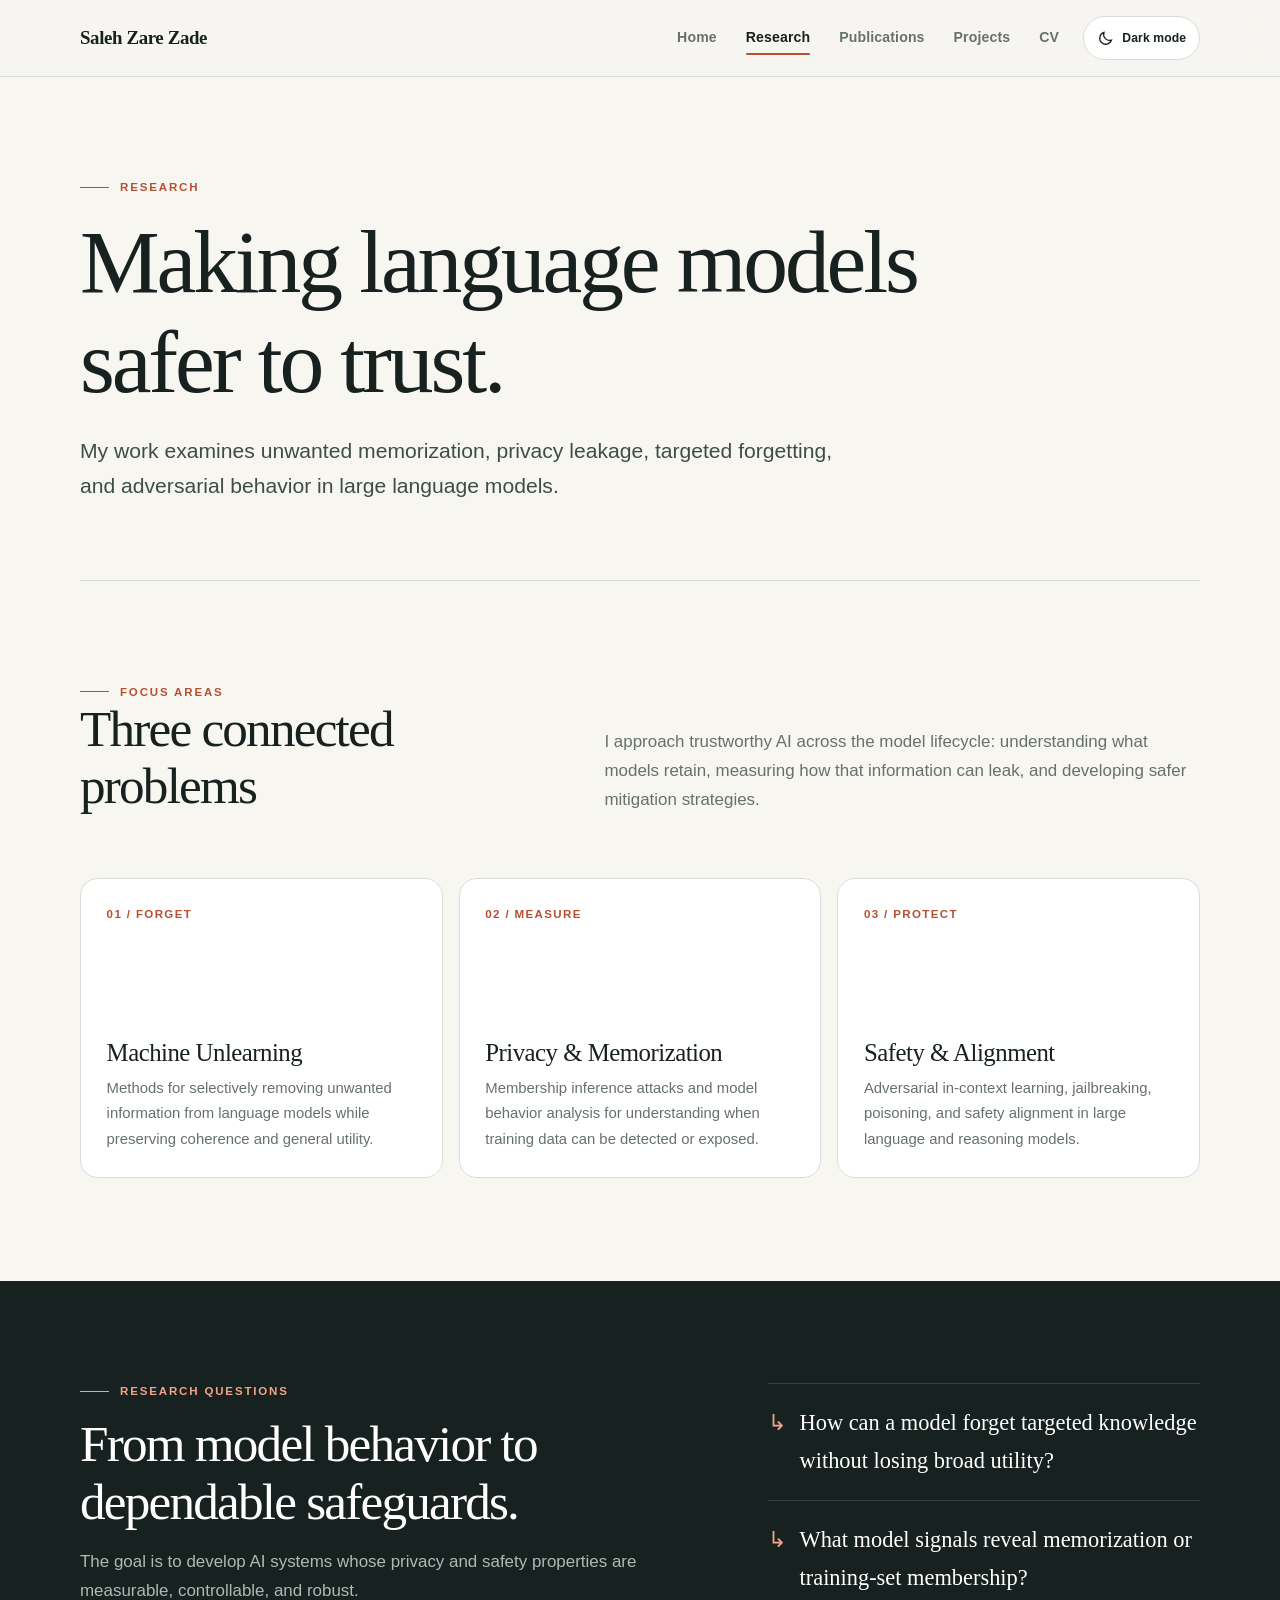
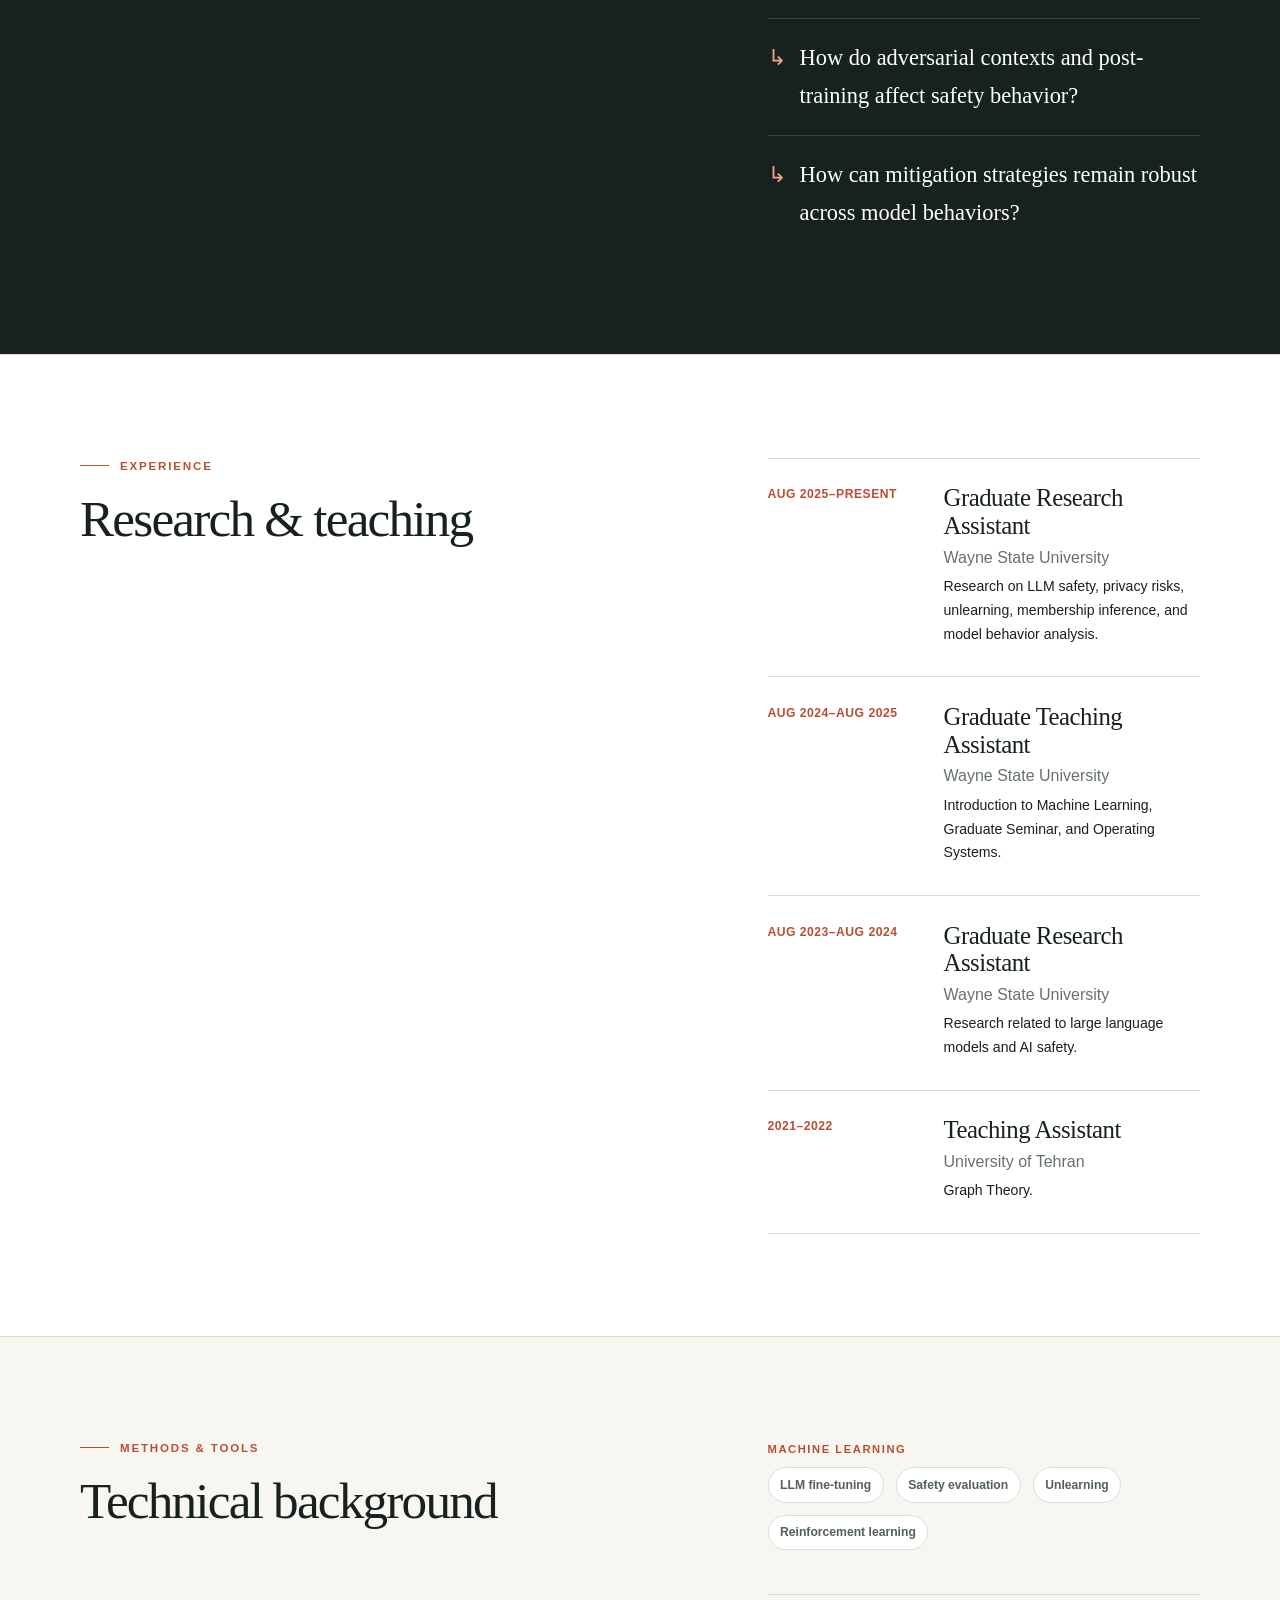
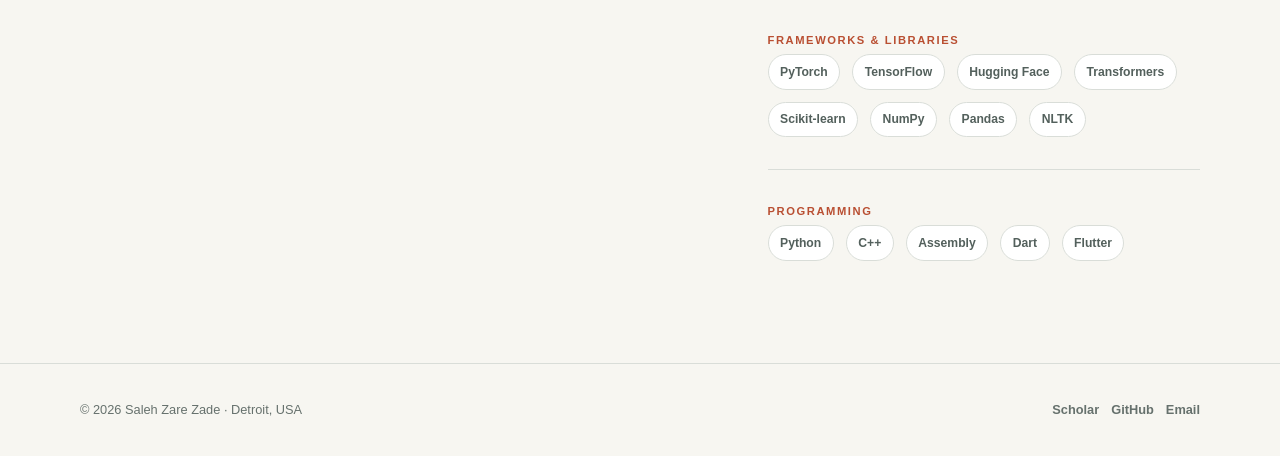
<file: research.html>
<!doctype html>
<html lang="en">
<head>
  <meta charset="utf-8">
  <meta name="viewport" content="width=device-width, initial-scale=1">
  <meta name="description" content="Research by Saleh Zare Zade on LLM unlearning, privacy, membership inference, safety, and trustworthy AI.">
  <meta name="theme-color" content="#f7f6f1">
  <link rel="canonical" href="https://Salehzz.github.io/research.html">
  <link rel="icon" href="favicon.svg" type="image/svg+xml">
  <script src="theme.js"></script>
  <link rel="stylesheet" href="styles.css">
  <script src="script.js" defer></script>
  <title>Research | Saleh Zare Zade</title>
</head>
<body>
  <a class="skip-link" href="#main">Skip to content</a>
  <header class="site-header">
    <div class="container nav-wrap">
      <a class="brand" href="index.html">Saleh Zare Zade</a>
      <nav class="site-nav" id="site-nav" aria-label="Primary navigation">
        <a href="index.html">Home</a><a href="research.html">Research</a><a href="publications.html">Publications</a><a href="projects.html">Projects</a><a href="cv.html">CV</a>
      </nav>
      <button class="theme-toggle" type="button" data-theme-toggle aria-label="Switch to dark mode" aria-pressed="false">
        <svg class="theme-toggle__moon" aria-hidden="true" viewBox="0 0 24 24" fill="none" stroke="currentColor" stroke-width="1.8"><path d="M20.5 14.2A8.5 8.5 0 0 1 9.8 3.5 8.5 8.5 0 1 0 20.5 14.2Z"/></svg>
        <svg class="theme-toggle__sun" aria-hidden="true" viewBox="0 0 24 24" fill="none" stroke="currentColor" stroke-width="1.8"><circle cx="12" cy="12" r="3.5"/><path d="M12 2v2M12 20v2M4.9 4.9l1.4 1.4M17.7 17.7l1.4 1.4M2 12h2M20 12h2M4.9 19.1l1.4-1.4M17.7 6.3l1.4-1.4"/></svg>
        <span data-theme-label>Dark mode</span>
      </button>
      <button class="nav-toggle" type="button" aria-expanded="false" aria-controls="site-nav" aria-label="Open navigation"><svg aria-hidden="true" viewBox="0 0 24 24" fill="none" stroke="currentColor" stroke-width="1.8"><path d="M4 7h16M4 12h16M4 17h16"/></svg></button>
    </div>
  </header>

  <main id="main">
    <header class="page-hero">
      <div class="container">
        <p class="eyebrow">Research</p>
        <h1>Making language models safer to trust.</h1>
        <p class="hero-lede">My work examines unwanted memorization, privacy leakage, targeted forgetting, and adversarial behavior in large language models.</p>
      </div>
    </header>
    <hr class="page-rule">

    <section class="section">
      <div class="container">
        <div class="section-heading">
          <div><p class="section-kicker">Focus areas</p><h2>Three connected problems</h2></div>
          <p class="section-intro">I approach trustworthy AI across the model lifecycle: understanding what models retain, measuring how that information can leak, and developing safer mitigation strategies.</p>
        </div>
        <div class="research-grid">
          <article class="research-card">
            <span class="card-index">01 / FORGET</span>
            <div><h3>Machine Unlearning</h3><p>Methods for selectively removing unwanted information from language models while preserving coherence and general utility.</p></div>
          </article>
          <article class="research-card">
            <span class="card-index">02 / MEASURE</span>
            <div><h3>Privacy &amp; Memorization</h3><p>Membership inference attacks and model behavior analysis for understanding when training data can be detected or exposed.</p></div>
          </article>
          <article class="research-card">
            <span class="card-index">03 / PROTECT</span>
            <div><h3>Safety &amp; Alignment</h3><p>Adversarial in-context learning, jailbreaking, poisoning, and safety alignment in large language and reasoning models.</p></div>
          </article>
        </div>
      </div>
    </section>

    <section class="section section--dark">
      <div class="container split-grid">
        <div>
          <p class="section-kicker">Research questions</p>
          <h2>From model behavior to dependable safeguards.</h2>
          <p class="section-intro">The goal is to develop AI systems whose privacy and safety properties are measurable, controllable, and robust.</p>
        </div>
        <ul class="question-list">
          <li>How can a model forget targeted knowledge without losing broad utility?</li>
          <li>What model signals reveal memorization or training-set membership?</li>
          <li>How do adversarial contexts and post-training affect safety behavior?</li>
          <li>How can mitigation strategies remain robust across model behaviors?</li>
        </ul>
      </div>
    </section>

    <section class="section section--white">
      <div class="container split-grid">
        <div>
          <p class="section-kicker">Experience</p>
          <h2>Research &amp; teaching</h2>
        </div>
        <ol class="timeline">
          <li class="timeline-item">
            <span class="timeline-date">Aug 2025–Present</span>
            <div><h3>Graduate Research Assistant</h3><p class="muted">Wayne State University</p><p class="small">Research on LLM safety, privacy risks, unlearning, membership inference, and model behavior analysis.</p></div>
          </li>
          <li class="timeline-item">
            <span class="timeline-date">Aug 2024–Aug 2025</span>
            <div><h3>Graduate Teaching Assistant</h3><p class="muted">Wayne State University</p><p class="small">Introduction to Machine Learning, Graduate Seminar, and Operating Systems.</p></div>
          </li>
          <li class="timeline-item">
            <span class="timeline-date">Aug 2023–Aug 2024</span>
            <div><h3>Graduate Research Assistant</h3><p class="muted">Wayne State University</p><p class="small">Research related to large language models and AI safety.</p></div>
          </li>
          <li class="timeline-item">
            <span class="timeline-date">2021–2022</span>
            <div><h3>Teaching Assistant</h3><p class="muted">University of Tehran</p><p class="small">Graph Theory.</p></div>
          </li>
        </ol>
      </div>
    </section>

    <section class="section">
      <div class="container split-grid">
        <div><p class="section-kicker">Methods &amp; tools</p><h2>Technical background</h2></div>
        <div>
          <p class="info-label">Machine learning</p>
          <ul class="tag-list"><li class="tag">LLM fine-tuning</li><li class="tag">Safety evaluation</li><li class="tag">Unlearning</li><li class="tag">Reinforcement learning</li></ul>
          <div class="info-block info-block--spaced">
            <p class="info-label">Frameworks &amp; libraries</p>
            <ul class="tag-list"><li class="tag">PyTorch</li><li class="tag">TensorFlow</li><li class="tag">Hugging Face</li><li class="tag">Transformers</li><li class="tag">Scikit-learn</li><li class="tag">NumPy</li><li class="tag">Pandas</li><li class="tag">NLTK</li></ul>
          </div>
          <div class="info-block">
            <p class="info-label">Programming</p>
            <ul class="tag-list"><li class="tag">Python</li><li class="tag">C++</li><li class="tag">Assembly</li><li class="tag">Dart</li><li class="tag">Flutter</li></ul>
          </div>
        </div>
      </div>
    </section>
  </main>

  <footer class="site-footer">
    <div class="container footer-grid"><p>© <span data-year>2026</span> Saleh Zare Zade · Detroit, USA</p><div class="social-list"><a href="https://scholar.google.com/citations?user=O3X_iagAAAAJ&amp;hl=en">Scholar</a><a href="https://github.com/Salehzz">GitHub</a><a href="mailto:salehz@wayne.edu">Email</a></div></div>
  </footer>
</body>
</html>
</file>
<file: styles.css>
:root {
  color-scheme: light;
  --paper: #f7f6f1;
  --surface: #ffffff;
  --surface-soft: #efeee7;
  --ink: #17211f;
  --muted: #66716d;
  --line: #d9ddd8;
  --primary: #184a43;
  --primary-deep: #103a35;
  --accent: #b94f32;
  --accent-soft: #f4ded5;
  --text-soft: #3f4d49;
  --tag-text: #53605c;
  --panel: #184a43;
  --panel-muted: #c6d5d1;
  --button-bg: #184a43;
  --button-hover: #103a35;
  --header-bg: rgba(247, 246, 241, 0.9);
  --header-line: rgba(217, 221, 216, 0.85);
  --dot: rgba(24, 74, 67, 0.08);
  --soft-ring: rgba(24, 74, 67, 0.24);
  --card-hover-border: #afc2bc;
  --dark-section: #17211f;
  --dark-muted: #aeb9b5;
  --max-width: 1120px;
  --radius: 18px;
  --shadow: 0 20px 55px rgba(23, 33, 31, 0.08);
  --hover-shadow: 0 16px 42px rgba(23, 33, 31, 0.07);
}

[data-theme="dark"] {
  color-scheme: dark;
  --paper: #0e1412;
  --surface: #151d1b;
  --surface-soft: #1c2623;
  --ink: #edf3f0;
  --muted: #a3afab;
  --line: #33413d;
  --primary: #8acabb;
  --primary-deep: #a9dbcf;
  --accent: #f19a7a;
  --accent-soft: #4a2b22;
  --text-soft: #bbc6c2;
  --tag-text: #c0ccc8;
  --panel: #1f6157;
  --panel-muted: #d2e1dd;
  --button-bg: #2b7568;
  --button-hover: #368779;
  --header-bg: rgba(14, 20, 18, 0.9);
  --header-line: rgba(75, 92, 86, 0.75);
  --dot: rgba(138, 202, 187, 0.08);
  --soft-ring: rgba(138, 202, 187, 0.26);
  --card-hover-border: #527168;
  --dark-section: #080d0c;
  --dark-muted: #afbbb7;
  --shadow: 0 20px 55px rgba(0, 0, 0, 0.28);
  --hover-shadow: 0 16px 42px rgba(0, 0, 0, 0.22);
}

* {
  box-sizing: border-box;
}

html {
  scroll-behavior: smooth;
}

body {
  margin: 0;
  background: var(--paper);
  color: var(--ink);
  font-family: Inter, ui-sans-serif, -apple-system, BlinkMacSystemFont, "Segoe UI", sans-serif;
  font-size: 16px;
  line-height: 1.7;
  -webkit-font-smoothing: antialiased;
  transition: background-color 180ms ease, color 180ms ease;
}

body::before {
  position: fixed;
  z-index: -1;
  inset: 0;
  background-image: radial-gradient(var(--dot) 0.7px, transparent 0.7px);
  background-size: 22px 22px;
  content: "";
  pointer-events: none;
  mask-image: linear-gradient(to bottom, black, transparent 36rem);
}

a {
  color: var(--primary);
  text-decoration-thickness: 1px;
  text-underline-offset: 0.2em;
}

a:hover {
  color: var(--accent);
}

img,
svg {
  display: block;
  max-width: 100%;
}

button,
a {
  -webkit-tap-highlight-color: transparent;
}

:focus-visible {
  outline: 3px solid rgba(214, 104, 71, 0.45);
  outline-offset: 3px;
}

.skip-link {
  position: fixed;
  z-index: 100;
  top: 0.8rem;
  left: 0.8rem;
  padding: 0.65rem 1rem;
  border-radius: 999px;
  background: var(--dark-section);
  color: #fff;
  transform: translateY(-180%);
  transition: transform 160ms ease;
}

.skip-link:focus {
  color: #fff;
  transform: translateY(0);
}

.container {
  width: min(calc(100% - 3rem), var(--max-width));
  margin-inline: auto;
}

.site-header {
  position: sticky;
  z-index: 20;
  top: 0;
  border-bottom: 1px solid var(--header-line);
  background: var(--header-bg);
  backdrop-filter: blur(14px);
}

.nav-wrap {
  display: flex;
  min-height: 76px;
  align-items: center;
  justify-content: space-between;
  gap: 0.75rem;
}

.brand {
  margin-right: auto;
  color: var(--ink);
  font-family: Georgia, "Times New Roman", serif;
  font-size: 1.18rem;
  font-weight: 700;
  letter-spacing: -0.02em;
  text-decoration: none;
}

.brand:hover {
  color: var(--primary);
}

.site-nav {
  display: flex;
  align-items: center;
  gap: 0.25rem;
}

.site-nav a {
  position: relative;
  padding: 0.45rem 0.78rem;
  color: var(--muted);
  font-size: 0.88rem;
  font-weight: 650;
  letter-spacing: 0.01em;
  text-decoration: none;
}

.site-nav a::after {
  position: absolute;
  right: 0.78rem;
  bottom: 0.14rem;
  left: 0.78rem;
  height: 2px;
  border-radius: 999px;
  background: var(--accent);
  content: "";
  opacity: 0;
  transform: scaleX(0.4);
  transition: opacity 160ms ease, transform 160ms ease;
}

.site-nav a:hover,
.site-nav a[aria-current="page"] {
  color: var(--ink);
}

.site-nav a[aria-current="page"]::after {
  opacity: 1;
  transform: scaleX(1);
}

.nav-toggle {
  display: none;
  width: 44px;
  height: 44px;
  align-items: center;
  justify-content: center;
  border: 1px solid var(--line);
  border-radius: 50%;
  background: transparent;
  color: var(--ink);
  cursor: pointer;
}

.theme-toggle {
  display: inline-flex;
  min-width: 112px;
  min-height: 44px;
  flex: 0 0 auto;
  align-items: center;
  justify-content: center;
  gap: 0.5rem;
  padding: 0.55rem 0.8rem;
  border: 1px solid var(--line);
  border-radius: 999px;
  background: var(--surface);
  color: var(--ink);
  font: inherit;
  font-size: 0.76rem;
  font-weight: 750;
  letter-spacing: 0.01em;
  cursor: pointer;
  transition: border-color 160ms ease, background 160ms ease, transform 160ms ease;
}

.theme-toggle:hover {
  border-color: var(--primary);
  background: var(--surface-soft);
  transform: translateY(-1px);
}

.theme-toggle svg {
  width: 17px;
  height: 17px;
  flex: 0 0 auto;
}

.theme-toggle__sun {
  display: none;
}

[data-theme="dark"] .theme-toggle__sun {
  display: block;
}

[data-theme="dark"] .theme-toggle__moon {
  display: none;
}

.nav-toggle svg {
  width: 21px;
  height: 21px;
}

main {
  min-height: calc(100vh - 200px);
}

.hero {
  padding: clamp(4.5rem, 10vw, 8.5rem) 0 clamp(4rem, 8vw, 7rem);
}

.hero-grid {
  display: grid;
  grid-template-columns: minmax(0, 1.1fr) minmax(340px, 0.9fr);
  align-items: center;
  gap: clamp(2.5rem, 8vw, 7rem);
}

.eyebrow,
.section-kicker {
  display: flex;
  align-items: center;
  gap: 0.7rem;
  margin: 0 0 1rem;
  color: var(--accent);
  font-size: 0.72rem;
  font-weight: 800;
  letter-spacing: 0.16em;
  line-height: 1.4;
  text-transform: uppercase;
}

.eyebrow::before,
.section-kicker::before {
  width: 1.8rem;
  height: 1px;
  background: currentColor;
  content: "";
}

h1,
h2,
h3 {
  margin-top: 0;
  font-family: Georgia, "Times New Roman", serif;
  font-weight: 500;
  line-height: 1.12;
  letter-spacing: -0.035em;
}

h1 {
  max-width: 820px;
  margin-bottom: 1.35rem;
  font-size: clamp(3.3rem, 8vw, 6.6rem);
}

.hero h1 {
  font-size: clamp(2.25rem, 4.5vw, 4.4rem);
  white-space: nowrap;
}

h2 {
  margin-bottom: 1.15rem;
  font-size: clamp(2rem, 4vw, 3.2rem);
}

h3 {
  margin-bottom: 0.55rem;
  font-size: clamp(1.25rem, 2vw, 1.55rem);
  letter-spacing: -0.02em;
}

p {
  margin-top: 0;
}

.hero-lede {
  max-width: 730px;
  margin-bottom: 2rem;
  color: var(--text-soft);
  font-size: clamp(1.08rem, 2vw, 1.32rem);
  line-height: 1.65;
}

.hero-actions,
.card-actions,
.social-list,
.tag-list,
.filter-bar {
  display: flex;
  flex-wrap: wrap;
  align-items: center;
  gap: 0.75rem;
}

.button {
  display: inline-flex;
  min-height: 46px;
  align-items: center;
  justify-content: center;
  gap: 0.55rem;
  padding: 0.72rem 1.1rem;
  border: 1px solid var(--button-bg);
  border-radius: 999px;
  background: var(--button-bg);
  color: #fff;
  font-size: 0.86rem;
  font-weight: 750;
  line-height: 1;
  text-decoration: none;
  transition: transform 160ms ease, background 160ms ease;
}

.button:hover {
  background: var(--button-hover);
  color: #fff;
  transform: translateY(-2px);
}

.button--ghost {
  border-color: var(--line);
  background: transparent;
  color: var(--ink);
}

.button--ghost:hover {
  border-color: var(--primary);
  background: var(--surface);
  color: var(--primary);
}

.button svg,
.text-link svg {
  width: 16px;
  height: 16px;
}

.hero-meta {
  display: flex;
  flex-wrap: wrap;
  gap: 0.35rem 1.4rem;
  margin-top: 1.7rem;
  color: var(--muted);
  font-size: 0.88rem;
}

.hero-meta span,
.hero-meta a {
  display: inline-flex;
  align-items: center;
  gap: 0.45rem;
}

.hero-meta svg {
  width: 15px;
  height: 15px;
}

.profile-panel {
  position: relative;
  width: min(100%, 390px);
  padding: 0 0 3.6rem 1.6rem;
  justify-self: end;
}

.profile-panel::before {
  position: absolute;
  z-index: -1;
  top: -1.4rem;
  right: -1.4rem;
  width: 7.5rem;
  height: 7.5rem;
  border: 1px solid var(--soft-ring);
  border-radius: 50%;
  content: "";
}

.profile-frame {
  overflow: hidden;
  margin: 0;
  aspect-ratio: 3 / 4;
  border: 1px solid var(--line);
  border-radius: 28px;
  background: var(--surface-soft);
  box-shadow: var(--shadow);
}

.profile-frame img {
  width: 100%;
  height: 100%;
  object-fit: contain;
  object-position: center;
}

.profile-caption {
  position: absolute;
  right: 2.2rem;
  bottom: 0;
  left: 0;
  padding: 1.15rem 1.3rem;
  border: 1px solid rgba(255, 255, 255, 0.12);
  border-radius: 16px;
  background: var(--panel);
  box-shadow: 0 18px 40px rgba(23, 33, 31, 0.2);
  color: #fff;
}

.profile-caption__label {
  display: block;
  margin-bottom: 0.25rem;
  color: #f2a38a;
  font-size: 0.72rem;
  font-weight: 800;
  letter-spacing: 0.16em;
  text-transform: uppercase;
}

.profile-caption p {
  margin: 0;
  font-family: Georgia, "Times New Roman", serif;
  font-size: 1.05rem;
  line-height: 1.45;
}

.section {
  padding: clamp(4rem, 8vw, 7rem) 0;
}

.section--white {
  border-block: 1px solid var(--line);
  background: var(--surface);
}

.section--dark {
  background: var(--dark-section);
  color: #fff;
}

.section--dark .section-kicker {
  color: #f2a38a;
}

.section--dark .muted,
.section--dark .section-intro {
  color: var(--dark-muted);
}

.section-heading {
  display: grid;
  grid-template-columns: minmax(0, 0.8fr) minmax(300px, 1fr);
  gap: 3rem;
  align-items: end;
  margin-bottom: clamp(2.5rem, 5vw, 4.5rem);
}

.section-heading h2,
.section-heading p {
  margin-bottom: 0;
}

.section-intro {
  max-width: 680px;
  color: var(--muted);
  font-size: 1.06rem;
}

.about-grid,
.split-grid {
  display: grid;
  grid-template-columns: minmax(0, 1.15fr) minmax(280px, 0.85fr);
  gap: clamp(3rem, 8vw, 7rem);
}

.prose-large {
  font-family: Georgia, "Times New Roman", serif;
  font-size: clamp(1.18rem, 2.1vw, 1.6rem);
  line-height: 1.52;
  letter-spacing: -0.02em;
}

.prose-large p:last-child {
  margin-bottom: 0;
}

.info-block + .info-block {
  margin-top: 2rem;
  padding-top: 2rem;
  border-top: 1px solid var(--line);
}

.info-block--spaced {
  margin-top: 2.75rem;
  padding-top: 2.25rem;
  border-top: 1px solid var(--line);
}

.info-label {
  margin-bottom: 0.55rem;
  color: var(--accent);
  font-size: 0.7rem;
  font-weight: 800;
  letter-spacing: 0.14em;
  text-transform: uppercase;
}

.info-block p {
  margin-bottom: 0.25rem;
}

.muted {
  color: var(--muted);
}

.small {
  font-size: 0.88rem;
}

.top-gap {
  margin-top: 2rem;
}

.text-link {
  display: inline-flex;
  align-items: center;
  gap: 0.35rem;
  font-size: 0.86rem;
  font-weight: 750;
  text-decoration: none;
}

.text-link:hover {
  gap: 0.55rem;
}

.feature-list {
  display: grid;
  margin: 0;
  padding: 0;
  list-style: none;
}

.feature-item {
  display: grid;
  grid-template-columns: 4.5rem minmax(0, 1fr) auto;
  gap: 1.5rem;
  align-items: start;
  padding: 1.7rem 0;
  border-top: 1px solid var(--line);
}

.feature-item:last-child {
  border-bottom: 1px solid var(--line);
}

.feature-number {
  padding-top: 0.2rem;
  color: var(--accent);
  font-size: 0.72rem;
  font-weight: 800;
  letter-spacing: 0.1em;
}

.feature-item h3,
.feature-item p {
  margin-bottom: 0.35rem;
}

.feature-item__meta {
  color: var(--muted);
  font-size: 0.78rem;
  font-weight: 700;
  letter-spacing: 0.06em;
  text-align: right;
  text-transform: uppercase;
}

.award-grid,
.cards-grid,
.research-grid {
  display: grid;
  grid-template-columns: repeat(3, minmax(0, 1fr));
  gap: 1rem;
}

.award-card,
.research-card,
.project-card {
  position: relative;
  padding: 1.6rem;
  border: 1px solid var(--line);
  border-radius: var(--radius);
  background: var(--surface);
}

.award-card::before {
  display: block;
  width: 2.4rem;
  height: 3px;
  margin-bottom: 1.2rem;
  border-radius: 999px;
  background: var(--accent);
  content: "";
}

.award-card p,
.research-card p,
.project-card p {
  margin-bottom: 0;
  color: var(--muted);
  font-size: 0.93rem;
}

.page-hero {
  padding: clamp(4rem, 8vw, 7rem) 0 clamp(2.8rem, 6vw, 5rem);
}

.page-hero h1 {
  max-width: 920px;
  font-size: clamp(3rem, 7vw, 5.8rem);
}

.page-hero .hero-lede {
  max-width: 760px;
  margin-bottom: 0;
}

.page-rule {
  width: min(calc(100% - 3rem), var(--max-width));
  height: 1px;
  margin: 0 auto;
  border: 0;
  background: var(--line);
}

.research-card {
  display: flex;
  min-height: 300px;
  flex-direction: column;
  justify-content: space-between;
  transition: border-color 180ms ease, transform 180ms ease, box-shadow 180ms ease;
}

.research-card:hover,
.project-card:hover {
  border-color: var(--card-hover-border);
  box-shadow: var(--hover-shadow);
  transform: translateY(-3px);
}

.card-index {
  margin-bottom: 3.5rem;
  color: var(--accent);
  font-size: 0.72rem;
  font-weight: 800;
  letter-spacing: 0.12em;
}

.question-list {
  margin: 0;
  padding: 0;
  list-style: none;
}

.question-list li {
  position: relative;
  padding: 1.25rem 0 1.25rem 2rem;
  border-top: 1px solid rgba(255, 255, 255, 0.15);
  font-family: Georgia, "Times New Roman", serif;
  font-size: clamp(1.12rem, 2vw, 1.4rem);
}

.question-list li::before {
  position: absolute;
  left: 0;
  color: #f2a38a;
  content: "↳";
}

.timeline {
  margin: 0;
  padding: 0;
  list-style: none;
}

.timeline-item {
  display: grid;
  grid-template-columns: 9rem minmax(0, 1fr);
  gap: 2rem;
  padding: 1.6rem 0;
  border-top: 1px solid var(--line);
}

.timeline-item:last-child {
  border-bottom: 1px solid var(--line);
}

.timeline-date {
  color: var(--accent);
  font-size: 0.76rem;
  font-weight: 800;
  letter-spacing: 0.04em;
  text-transform: uppercase;
}

.timeline-item h3,
.timeline-item p {
  margin-bottom: 0.25rem;
}

.tag-list {
  margin: 0;
  padding: 0;
  list-style: none;
}

.tag {
  padding: 0.4rem 0.72rem;
  border: 1px solid var(--line);
  border-radius: 999px;
  background: var(--surface);
  color: var(--tag-text);
  font-size: 0.76rem;
  font-weight: 650;
}

.filter-bar {
  margin-bottom: 2.2rem;
}

.filter-button {
  padding: 0.52rem 0.85rem;
  border: 1px solid var(--line);
  border-radius: 999px;
  background: transparent;
  color: var(--muted);
  font: inherit;
  font-size: 0.8rem;
  font-weight: 700;
  cursor: pointer;
}

.filter-button:hover,
.filter-button[aria-pressed="true"] {
  border-color: var(--primary);
  background: var(--button-bg);
  color: #fff;
}

.publication-list {
  margin: 0;
  padding: 0;
  list-style: none;
}

.publication {
  display: grid;
  grid-template-columns: 5rem minmax(0, 1fr) 8rem;
  gap: 1.5rem;
  padding: 2rem 0;
  border-top: 1px solid var(--line);
}

.publication:last-child {
  border-bottom: 1px solid var(--line);
}

.publication[hidden] {
  display: none;
}

.publication-year {
  color: var(--accent);
  font-size: 0.8rem;
  font-weight: 800;
}

.publication-title {
  margin-bottom: 0.45rem;
  font-family: Georgia, "Times New Roman", serif;
  font-size: 1.32rem;
  font-weight: 600;
  line-height: 1.35;
  letter-spacing: -0.015em;
}

.publication-authors,
.publication-venue {
  margin-bottom: 0.3rem;
  color: var(--muted);
  font-size: 0.88rem;
}

.publication-authors strong {
  color: var(--ink);
}

.publication-status {
  justify-self: end;
  padding-top: 0.1rem;
  color: var(--primary);
  font-size: 0.68rem;
  font-weight: 800;
  letter-spacing: 0.09em;
  text-align: right;
  text-transform: uppercase;
}

.publication-links {
  display: flex;
  gap: 1rem;
  margin-top: 0.7rem;
}

.publication-links a {
  font-size: 0.78rem;
  font-weight: 750;
  text-decoration: none;
}

.project-card {
  display: flex;
  min-height: 360px;
  flex-direction: column;
  transition: border-color 180ms ease, transform 180ms ease, box-shadow 180ms ease;
}

.project-card .tag-list {
  margin-bottom: 1.7rem;
}

.project-card h3 {
  font-size: 1.55rem;
}

.project-card .card-actions {
  margin-top: auto;
  padding-top: 2rem;
}

.project-card--featured {
  grid-column: span 2;
  min-height: 360px;
  background: var(--panel);
  color: #fff;
}

.project-card--featured p {
  max-width: 620px;
  color: var(--panel-muted);
  font-size: 1.02rem;
}

.project-card--featured .tag {
  border-color: rgba(255, 255, 255, 0.2);
  background: rgba(255, 255, 255, 0.07);
  color: #e7efed;
}

.project-card--featured .text-link {
  color: #fff;
}

.status-note {
  display: inline-flex;
  align-items: center;
  gap: 0.55rem;
  color: var(--muted);
  font-size: 0.8rem;
  font-weight: 700;
}

.status-note::before {
  width: 7px;
  height: 7px;
  border-radius: 50%;
  background: var(--accent);
  content: "";
}

.cv-toolbar {
  display: flex;
  align-items: center;
  justify-content: space-between;
  gap: 1rem;
  margin-bottom: 1.25rem;
}

.cv-frame {
  overflow: hidden;
  min-height: 820px;
  border: 1px solid var(--line);
  border-radius: var(--radius);
  background: var(--surface);
  box-shadow: var(--shadow);
}

.cv-frame object {
  display: block;
  width: 100%;
  min-height: 820px;
}

.cv-fallback {
  padding: 3rem;
  text-align: center;
}

.contact-strip {
  display: grid;
  grid-template-columns: minmax(0, 1fr) auto;
  gap: 2rem;
  align-items: center;
}

.contact-actions {
  display: grid;
  justify-items: start;
  gap: 0.65rem;
}

.contact-actions .text-link {
  color: #d9e4e1;
}

.contact-actions .text-link:hover {
  color: #fff;
}

.contact-strip h2 {
  max-width: 720px;
  margin-bottom: 0;
}

.site-footer {
  padding: 2.2rem 0;
  border-top: 1px solid var(--line);
}

.footer-grid {
  display: flex;
  align-items: center;
  justify-content: space-between;
  gap: 1.5rem;
}

.footer-grid p {
  margin: 0;
  color: var(--muted);
  font-size: 0.8rem;
}

.social-list a {
  color: var(--muted);
  font-size: 0.8rem;
  font-weight: 700;
  text-decoration: none;
}

.social-list a:hover {
  color: var(--accent);
}

@media (max-width: 880px) {
  .nav-toggle {
    display: inline-flex;
  }

  .site-nav {
    position: absolute;
    top: calc(100% + 1px);
    right: 1.5rem;
    left: 1.5rem;
    display: none;
    padding: 0.7rem;
    border: 1px solid var(--line);
    border-radius: 14px;
    background: var(--surface);
    box-shadow: var(--shadow);
  }

  .site-nav[data-open="true"] {
    display: grid;
  }

  .site-nav a {
    padding: 0.75rem 0.9rem;
  }

  .site-nav a::after {
    display: none;
  }

  .hero-grid,
  .about-grid,
  .split-grid,
  .section-heading {
    grid-template-columns: 1fr;
  }

  .hero-grid {
    gap: 3rem;
  }

  .profile-panel {
    width: min(100%, 430px);
    justify-self: center;
  }

  .section-heading {
    gap: 0.7rem;
  }

  .award-grid,
  .research-grid {
    grid-template-columns: 1fr;
  }

  .research-card {
    min-height: 230px;
  }

  .cards-grid {
    grid-template-columns: repeat(2, minmax(0, 1fr));
  }

  .project-card--featured {
    grid-column: span 2;
  }
}

@media (max-width: 640px) {
  .container,
  .page-rule {
    width: min(calc(100% - 2rem), var(--max-width));
  }

  .nav-wrap {
    min-height: 68px;
  }

  .brand {
    font-size: 1.05rem;
  }

  .hero,
  .page-hero {
    padding-top: 3.6rem;
  }

  .profile-panel {
    padding-left: 0;
  }

  .profile-caption {
    right: 0.8rem;
    left: 0.8rem;
  }

  h1 {
    font-size: clamp(3rem, 17vw, 4.7rem);
  }

  .page-hero h1 {
    font-size: clamp(2.8rem, 15vw, 4.2rem);
  }

  .feature-item {
    grid-template-columns: 3.3rem minmax(0, 1fr);
    gap: 1rem;
  }

  .feature-item__meta {
    grid-column: 2;
    text-align: left;
  }

  .timeline-item,
  .publication {
    grid-template-columns: 1fr;
    gap: 0.55rem;
  }

  .publication-status {
    grid-row: 1;
    justify-self: start;
    margin-left: 3.2rem;
    text-align: left;
  }

  .cards-grid {
    grid-template-columns: 1fr;
  }

  .project-card--featured {
    grid-column: auto;
  }

  .project-card {
    min-height: 320px;
  }

  .contact-strip,
  .footer-grid,
  .cv-toolbar {
    align-items: flex-start;
    flex-direction: column;
    grid-template-columns: 1fr;
  }

  .footer-grid {
    display: flex;
  }

  .contact-actions {
    margin-top: 0.75rem;
  }

  .cv-frame,
  .cv-frame object {
    min-height: 620px;
  }
}

@media (prefers-reduced-motion: reduce) {
  html {
    scroll-behavior: auto;
  }

  *,
  *::before,
  *::after {
    scroll-behavior: auto !important;
    transition-duration: 0.01ms !important;
  }
}

@media print {
  .site-header,
  .site-footer,
  .hero-actions,
  .filter-bar {
    display: none;
  }

  body {
    background: #fff;
  }

  .section,
  .page-hero {
    padding: 2rem 0;
  }
}
</file>
